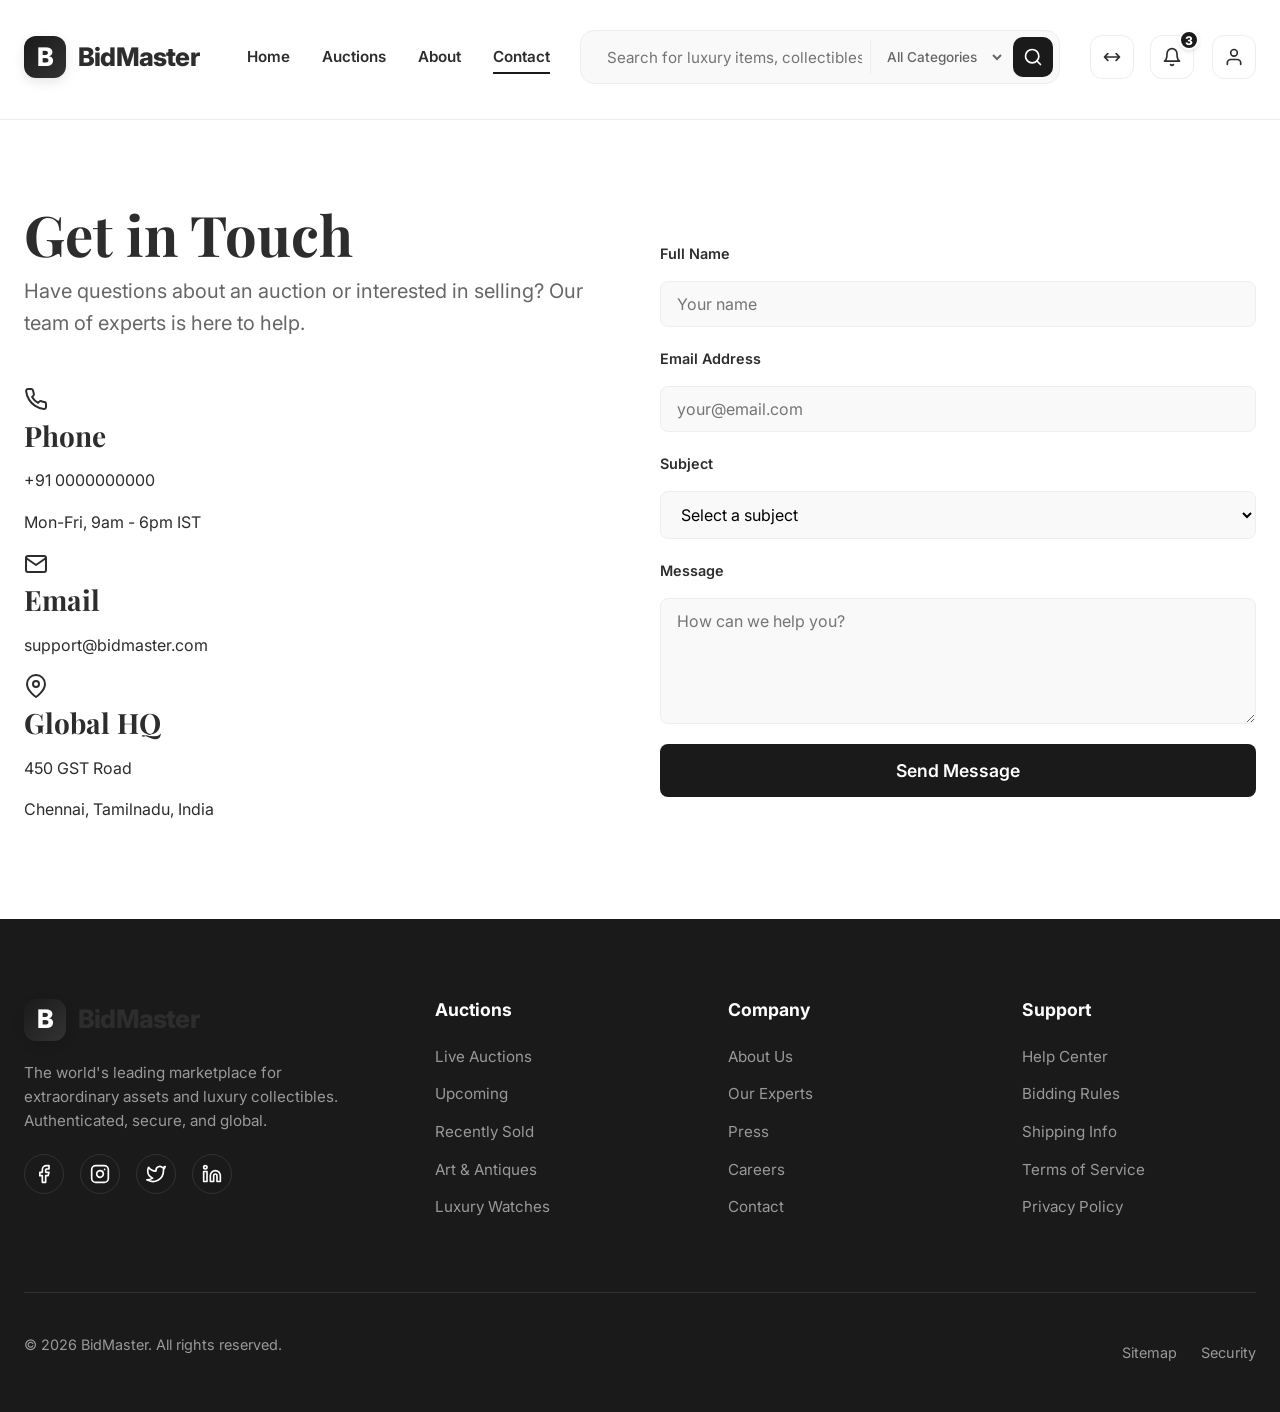
<file: contact.html>
<!DOCTYPE html>
<html lang="en" dir="ltr">
<head>
    <meta charset="UTF-8">
    <meta name="viewport" content="width=device-width, initial-scale=1.0">
    <title>Contact Us | BidMaster Elite</title>
    <link rel="preconnect" href="https://fonts.googleapis.com">
    <link rel="preconnect" href="https://fonts.gstatic.com" crossorigin>
    <link href="https://fonts.googleapis.com/css2?family=Inter:wght@300;400;500;600;700;800&family=Playfair+Display:ital,wght@0,400;0,700;1,400&display=swap" rel="stylesheet">
    <link rel="stylesheet" href="style.css">
    <link rel="stylesheet" href="components.css">
    <link rel="stylesheet" href="responsive.css">
</head>
<body>
    <!-- Global Navigation -->
    <nav class="navbar sticky" id="main-nav">
        <div class="container nav-container">
            <div class="nav-left">
                <a href="index.html" class="logo">
                    <span class="logo-icon">B</span>
                    <span class="logo-text">BidMaster</span>
                </a>
                <div class="nav-links desktop-only">
                    <a href="index.html">Home</a>
                    <a href="auctions.html">Auctions</a>
                    <a href="about.html">About</a>
                    <a href="contact.html" class="active">Contact</a>
                </div>
            </div>

            <div class="nav-center desktop-only">
                <div class="search-bar">
                    <input type="text" placeholder="Search for luxury items, collectibles..." id="global-search">
                    <select id="category-select">
                        <option value="all">All Categories</option>
                        <option value="art">Fine Art</option>
                        <option value="watches">Watches</option>
                        <option value="cars">Classic Cars</option>
                        <option value="real-estate">Real Estate</option>
                        <option value="jewelry">Jewelry</option>
                    </select>
                    <button class="search-btn">
                        <svg xmlns="http://www.w3.org/2000/svg" width="20" height="20" viewBox="0 0 24 24" fill="none" stroke="currentColor" stroke-width="2" stroke-linecap="round" stroke-linejoin="round"><circle cx="11" cy="11" r="8"></circle><line x1="21" y1="21" x2="16.65" y2="16.65"></line></svg>
                    </button>
                </div>
            </div>

            <div class="nav-right">
                <button id="dir-toggle" class="icon-btn" title="Toggle RTL/LTR">
                    <svg xmlns="http://www.w3.org/2000/svg" width="20" height="20" viewBox="0 0 24 24" fill="none" stroke="currentColor" stroke-width="2" stroke-linecap="round" stroke-linejoin="round"><path d="M7 16l-4-4 4-4M17 8l4 4-4 4M3 12h18"/></svg>
                </button>
                <div class="user-actions">
                    <div class="notification-wrapper">
                        <button class="icon-btn" id="notification-btn" title="Notifications">
                            <span class="badge">3</span>
                            <svg xmlns="http://www.w3.org/2000/svg" width="20" height="20" viewBox="0 0 24 24" fill="none" stroke="currentColor" stroke-width="2" stroke-linecap="round" stroke-linejoin="round"><path d="M18 8A6 6 0 0 0 6 8c0 7-3 9-3 9h18s-3-2-3-9"></path><path d="M13.73 21a2 2 0 0 1-3.46 0"></path></svg>
                        </button>
                        <div class="notification-dropdown" id="notification-dropdown">
                            <div class="notification-header">
                                <h3>Notifications</h3>
                                <button class="text-accent text-xs">Mark all as read</button>
                            </div>
                            <div class="notification-list">
                                <div class="notification-item unread">
                                    <div class="notif-icon bid"><svg xmlns="http://www.w3.org/2000/svg" width="14" height="14" viewBox="0 0 24 24" fill="none" stroke="currentColor" stroke-width="2" stroke-linecap="round" stroke-linejoin="round"><path d="M12 2l3.09 6.26L22 9.27l-5 4.87 1.18 6.88L12 17.77l-6.18 3.25L7 14.14 2 9.27l6.91-1.01L12 2z"></path></svg></div>
                                    <div class="notif-content">
                                        <p>You've been outbid on <strong>Vintage Rolex Submariner</strong>.</p>
                                        <span>2 minutes ago</span>
                                    </div>
                                </div>
                                <div class="notification-item unread">
                                    <div class="notif-icon win"><svg xmlns="http://www.w3.org/2000/svg" width="14" height="14" viewBox="0 0 24 24" fill="none" stroke="currentColor" stroke-width="2" stroke-linecap="round" stroke-linejoin="round"><path d="M6 9H4.5a2.5 2.5 0 0 1 0-5H6"></path><path d="M18 9h1.5a2.5 2.5 0 0 0 0-5H18"></path><path d="M4 22h16"></path><path d="M10 14.66V17c0 .55-.47.98-.97 1.21C7.85 18.75 7 20.24 7 22"></path><path d="M14 14.66V17c0 .55.47.98.97 1.21C16.15 18.75 17 20.24 17 22"></path><path d="M18 2H6v7a6 6 0 0 0 12 0V2Z"></path></svg></div>
                                    <div class="notif-content">
                                        <p>Congratulations! You won the <strong>1967 Porsche 911</strong>.</p>
                                        <span>1 hour ago</span>
                                    </div>
                                </div>
                                <div class="notification-item">
                                    <div class="notif-icon alert"><svg xmlns="http://www.w3.org/2000/svg" width="14" height="14" viewBox="0 0 24 24" fill="none" stroke="currentColor" stroke-width="2" stroke-linecap="round" stroke-linejoin="round"><circle cx="12" cy="12" r="10"></circle><line x1="12" y1="8" x2="12" y2="12"></line><line x1="12" y1="16" x2="12.01" y2="16"></line></svg></div>
                                    <div class="notif-content">
                                        <p>Auction ending soon: <strong>Diamond Tennis Bracelet</strong>.</p>
                                        <span>3 hours ago</span>
                                    </div>
                                </div>
                            </div>
                           
                        </div>
                    </div>
                    <a href="profile.html" class="icon-btn" title="Account">
                        <svg xmlns="http://www.w3.org/2000/svg" width="20" height="20" viewBox="0 0 24 24" fill="none" stroke="currentColor" stroke-width="2" stroke-linecap="round" stroke-linejoin="round"><path d="M20 21v-2a4 4 0 0 0-4-4H8a4 4 0 0 0-4 4v2"></path><circle cx="12" cy="7" r="4"></circle></svg>
                    </a>
                </div>
                <button class="mobile-menu-btn" id="mobile-menu-toggle">
                    <span></span>
                    <span></span>
                    <span></span>
                </button>
            </div>
        </div>
    </nav>

    <!-- Mobile Navigation Overlay -->
    <div class="mobile-nav" id="mobile-nav">
        <div class="mobile-nav-content">
            <div class="mobile-search">
                <input type="text" placeholder="Search...">
            </div>
            <div class="mobile-links">
                <a href="index.html">Home</a>
                <a href="auctions.html">Auctions</a>
                <a href="about.html">About</a>
                <a href="contact.html" class="active">Contact</a>
                <hr>
                
                <a href="profile.html">My Profile</a>
            </div>
        </div>
    </div>

    <main class="contact-page">
        <section class="section-padding">
            <div class="container">
                <div class="grid-2">
                    <div class="contact-info">
                        <h1 class="section-title">Get in Touch</h1>
                        <p class="lead">Have questions about an auction or interested in selling? Our team of experts is here to help.</p>
                        
                        <div class="contact-methods mt-5">
                            <div class="method-item">
                                <div class="method-icon"><svg xmlns="http://www.w3.org/2000/svg" width="24" height="24" viewBox="0 0 24 24" fill="none" stroke="currentColor" stroke-width="2" stroke-linecap="round" stroke-linejoin="round"><path d="M22 16.92v3a2 2 0 0 1-2.18 2 19.79 19.79 0 0 1-8.63-3.07 19.5 19.5 0 0 1-6-6 19.79 19.79 0 0 1-3.07-8.67A2 2 0 0 1 4.11 2h3a2 2 0 0 1 2 1.72 12.84 12.84 0 0 0 .7 2.81 2 2 0 0 1-.45 2.11L8.09 9.91a16 16 0 0 0 6 6l1.27-1.27a2 2 0 0 1 2.11-.45 12.84 12.84 0 0 0 2.81.7A2 2 0 0 1 22 16.92z"></path></svg></div>
                                <div>
                                    <h3>Phone</h3>
                                    <p>+91 0000000000</p>
                                    <p>Mon-Fri, 9am - 6pm IST</p>
                                </div>
                            </div>
                            <div class="method-item">
                                <div class="method-icon"><svg xmlns="http://www.w3.org/2000/svg" width="24" height="24" viewBox="0 0 24 24" fill="none" stroke="currentColor" stroke-width="2" stroke-linecap="round" stroke-linejoin="round"><path d="M4 4h16c1.1 0 2 .9 2 2v12c0 1.1-.9 2-2 2H4c-1.1 0-2-.9-2-2V6c0-1.1.9-2 2-2z"></path><polyline points="22,6 12,13 2,6"></polyline></svg></div>
                                <div>
                                    <h3>Email</h3>
                                    <p>support@bidmaster.com</p>
                                    
                                </div>
                            </div>
                            <div class="method-item">
                                <div class="method-icon"><svg xmlns="http://www.w3.org/2000/svg" width="24" height="24" viewBox="0 0 24 24" fill="none" stroke="currentColor" stroke-width="2" stroke-linecap="round" stroke-linejoin="round"><path d="M21 10c0 7-9 13-9 13s-9-6-9-13a9 9 0 0 1 18 0z"></path><circle cx="12" cy="10" r="3"></circle></svg></div>
                                <div>
                                    <h3>Global HQ</h3>
                                    <p>450 GST Road</p>
                                    <p>Chennai, Tamilnadu, India</p>
                                </div>
                            </div>
                        </div>
                    </div>

                    <div class="contact-form-container">
                        <div class="card p-5 shadow-lg">
                            <form id="contact-form">
                                <div class="form-group">
                                    <label for="name">Full Name</label>
                                    <input type="text" id="name" class="form-control" placeholder="Your name" required>
                                </div>
                                <div class="form-group">
                                    <label for="email">Email Address</label>
                                    <input type="email" id="email" class="form-control" placeholder="your@email.com" required>
                                </div>
                                <div class="form-group">
                                    <label for="subject">Subject</label>
                                    <select id="subject" class="form-control" required>
                                        <option value="">Select a subject</option>
                                        <option value="bidding">Bidding Inquiry</option>
                                        <option value="selling">Selling Inquiry</option>
                                        <option value="authentication">Authentication</option>
                                        <option value="technical">Technical Support</option>
                                        <option value="other">Other</option>
                                    </select>
                                </div>
                                <div class="form-group">
                                    <label for="message">Message</label>
                                    <textarea id="message" class="form-control" rows="5" placeholder="How can we help you?" required></textarea>
                                </div>
                                <button type="submit" class="btn btn-primary btn-lg w-full">Send Message</button>
                            </form>
                            <div id="form-success" class="alert alert-success mt-3 hidden">
                                Thank you! Your message has been sent. We'll get back to you shortly.
                            </div>
                        </div>
                    </div>
                </div>
            </div>
        </section>
    </main>

    <!-- Footer -->
    <footer class="footer">
        <div class="container">
            <div class="footer-top">
                <div class="footer-brand">
                    <a href="index.html" class="logo">
                        <span class="logo-icon">B</span>
                        <span class="logo-text">BidMaster</span>
                    </a>
                    <p>The world's leading marketplace for extraordinary assets and luxury collectibles. Authenticated, secure, and global.</p>
                    <div class="social-links">
                        <a href="#"><svg xmlns="http://www.w3.org/2000/svg" width="20" height="20" viewBox="0 0 24 24" fill="none" stroke="currentColor" stroke-width="2" stroke-linecap="round" stroke-linejoin="round"><path d="M18 2h-3a5 5 0 0 0-5 5v3H7v4h3v8h4v-8h3l1-4h-4V7a1 1 0 0 1 1-1h3z"></path></svg></a>
                        <a href="#"><svg xmlns="http://www.w3.org/2000/svg" width="20" height="20" viewBox="0 0 24 24" fill="none" stroke="currentColor" stroke-width="2" stroke-linecap="round" stroke-linejoin="round"><rect x="2" y="2" width="20" height="20" rx="5" ry="5"></rect><path d="M16 11.37A4 4 0 1 1 12.63 8 4 4 0 0 1 16 11.37z"></path><line x1="17.5" y1="6.5" x2="17.51" y2="6.5"></line></svg></a>
                        <a href="#"><svg xmlns="http://www.w3.org/2000/svg" width="20" height="20" viewBox="0 0 24 24" fill="none" stroke="currentColor" stroke-width="2" stroke-linecap="round" stroke-linejoin="round"><path d="M23 3a10.9 10.9 0 0 1-3.14 1.53 4.48 4.48 0 0 0-7.86 3v1A10.66 10.66 0 0 1 3 4s-4 9 5 13a11.64 11.64 0 0 1-7 2c9 5 20 0 20-11.5a4.5 4.5 0 0 0-.08-.83A7.72 7.72 0 0 0 23 3z"></path></svg></a>
                        <a href="#"><svg xmlns="http://www.w3.org/2000/svg" width="20" height="20" viewBox="0 0 24 24" fill="none" stroke="currentColor" stroke-width="2" stroke-linecap="round" stroke-linejoin="round"><path d="M16 8a6 6 0 0 1 6 6v7h-4v-7a2 2 0 0 0-2-2 2 2 0 0 0-2 2v7h-4v-7a6 6 0 0 1 6-6z"></path><rect x="2" y="9" width="4" height="12"></rect><circle cx="4" cy="4" r="2"></circle></svg></a>
                    </div>
                </div>
                <div class="footer-links">
                    <h3>Auctions</h3>
                    <ul>
                        <li><a href="auctions.html">Live Auctions</a></li>
                        <li><a href="auctions.html">Upcoming</a></li>
                        <li><a href="auctions.html">Recently Sold</a></li>
                        <li><a href="auctions.html">Art & Antiques</a></li>
                        <li><a href="auctions.html">Luxury Watches</a></li>
                    </ul>
                </div>
                <div class="footer-links">
                    <h3>Company</h3>
                    <ul>
                        <li><a href="about.html">About Us</a></li>
                        <li><a href="about.html">Our Experts</a></li>
                        <li><a href="contact.html">Press</a></li>
                        <li><a href="contact.html">Careers</a></li>
                        <li><a href="contact.html">Contact</a></li>
                    </ul>
                </div>
                <div class="footer-links">
                    <h3>Support</h3>
                    <ul>
                        <li><a href="about.html">Help Center</a></li>
                        <li><a href="about.html">Bidding Rules</a></li>
                        <li><a href="about.html">Shipping Info</a></li>
                        <li><a href="about.html">Terms of Service</a></li>
                        <li><a href="about.html">Privacy Policy</a></li>
                    </ul>
                </div>
            </div>
            <div class="footer-bottom">
                <p>&copy; 2026 BidMaster. All rights reserved.</p>
                <div class="footer-bottom-links">
                    <a href="#">Sitemap</a>
                    <a href="#">Security</a>
                </div>
            </div>
        </div>
    </footer>

    <script src="ui.js"></script>
    <script src="script.js"></script>
</body>
</html>
</file>
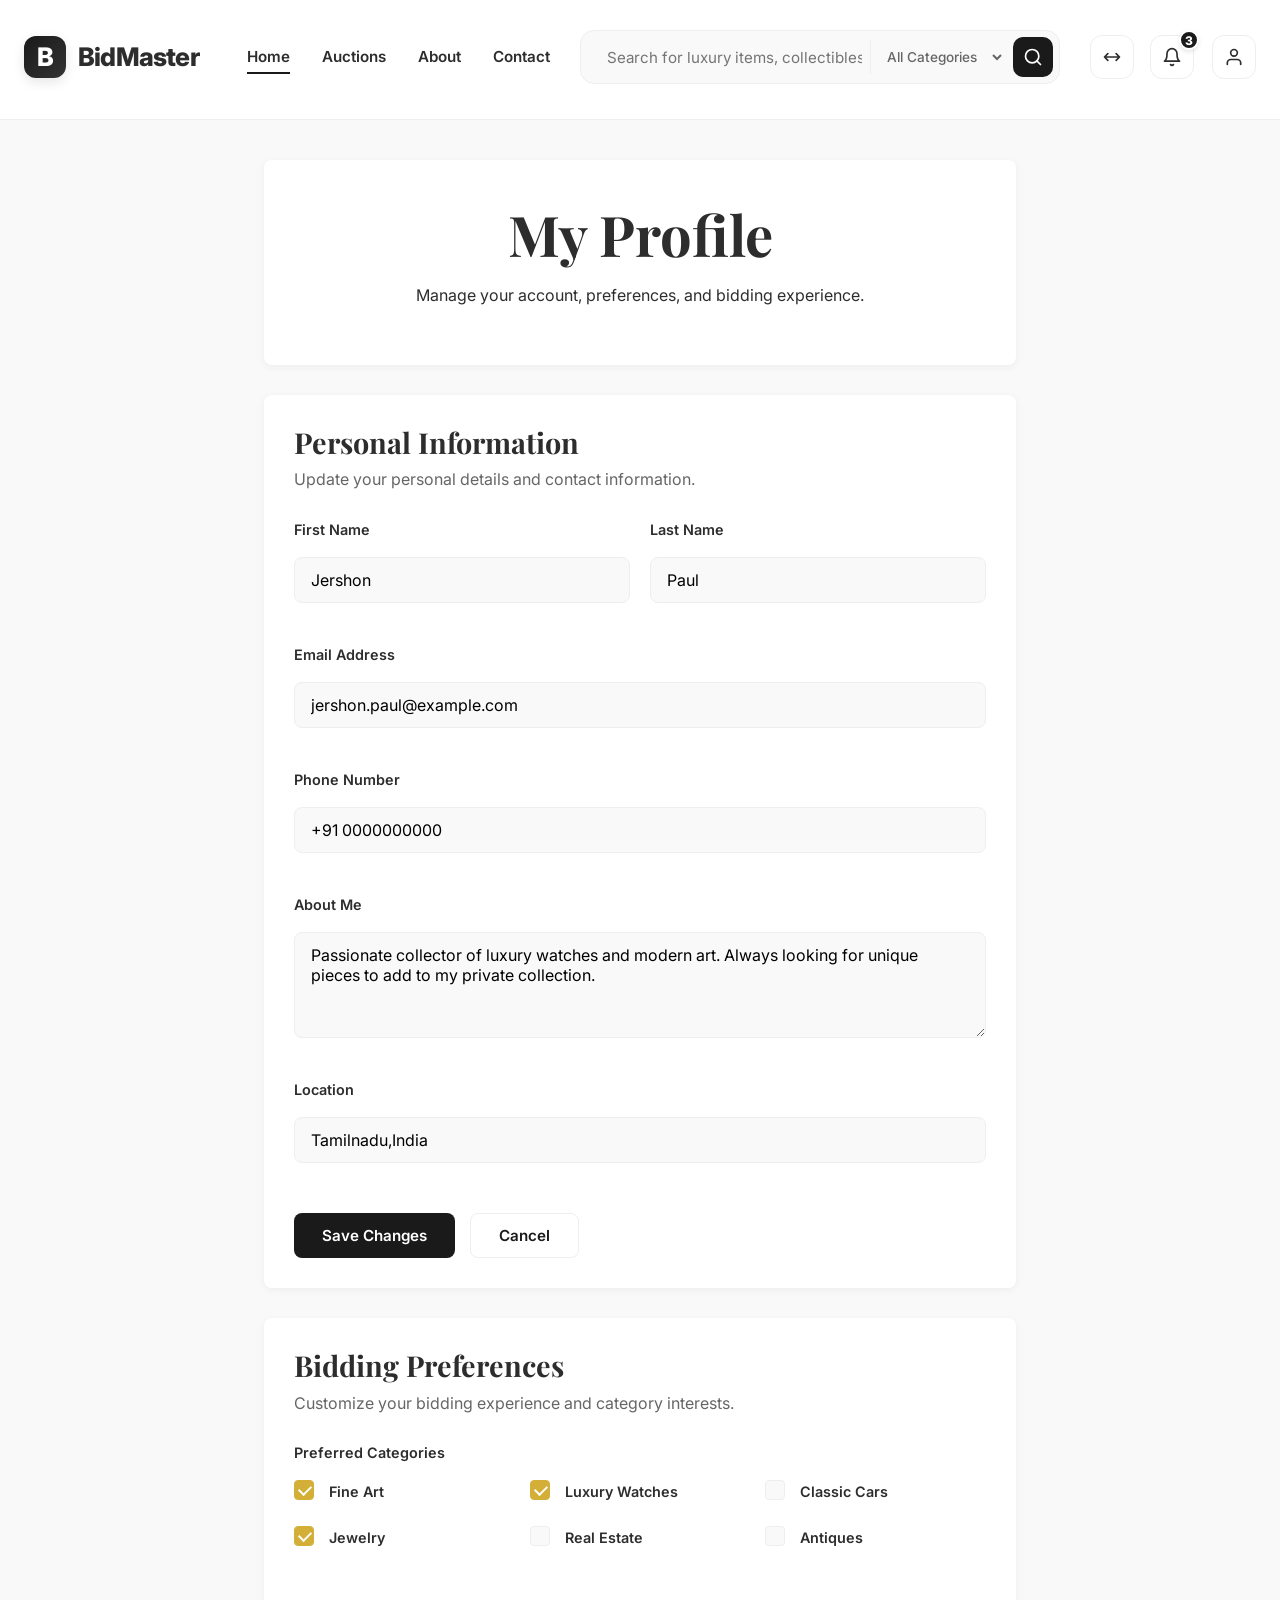
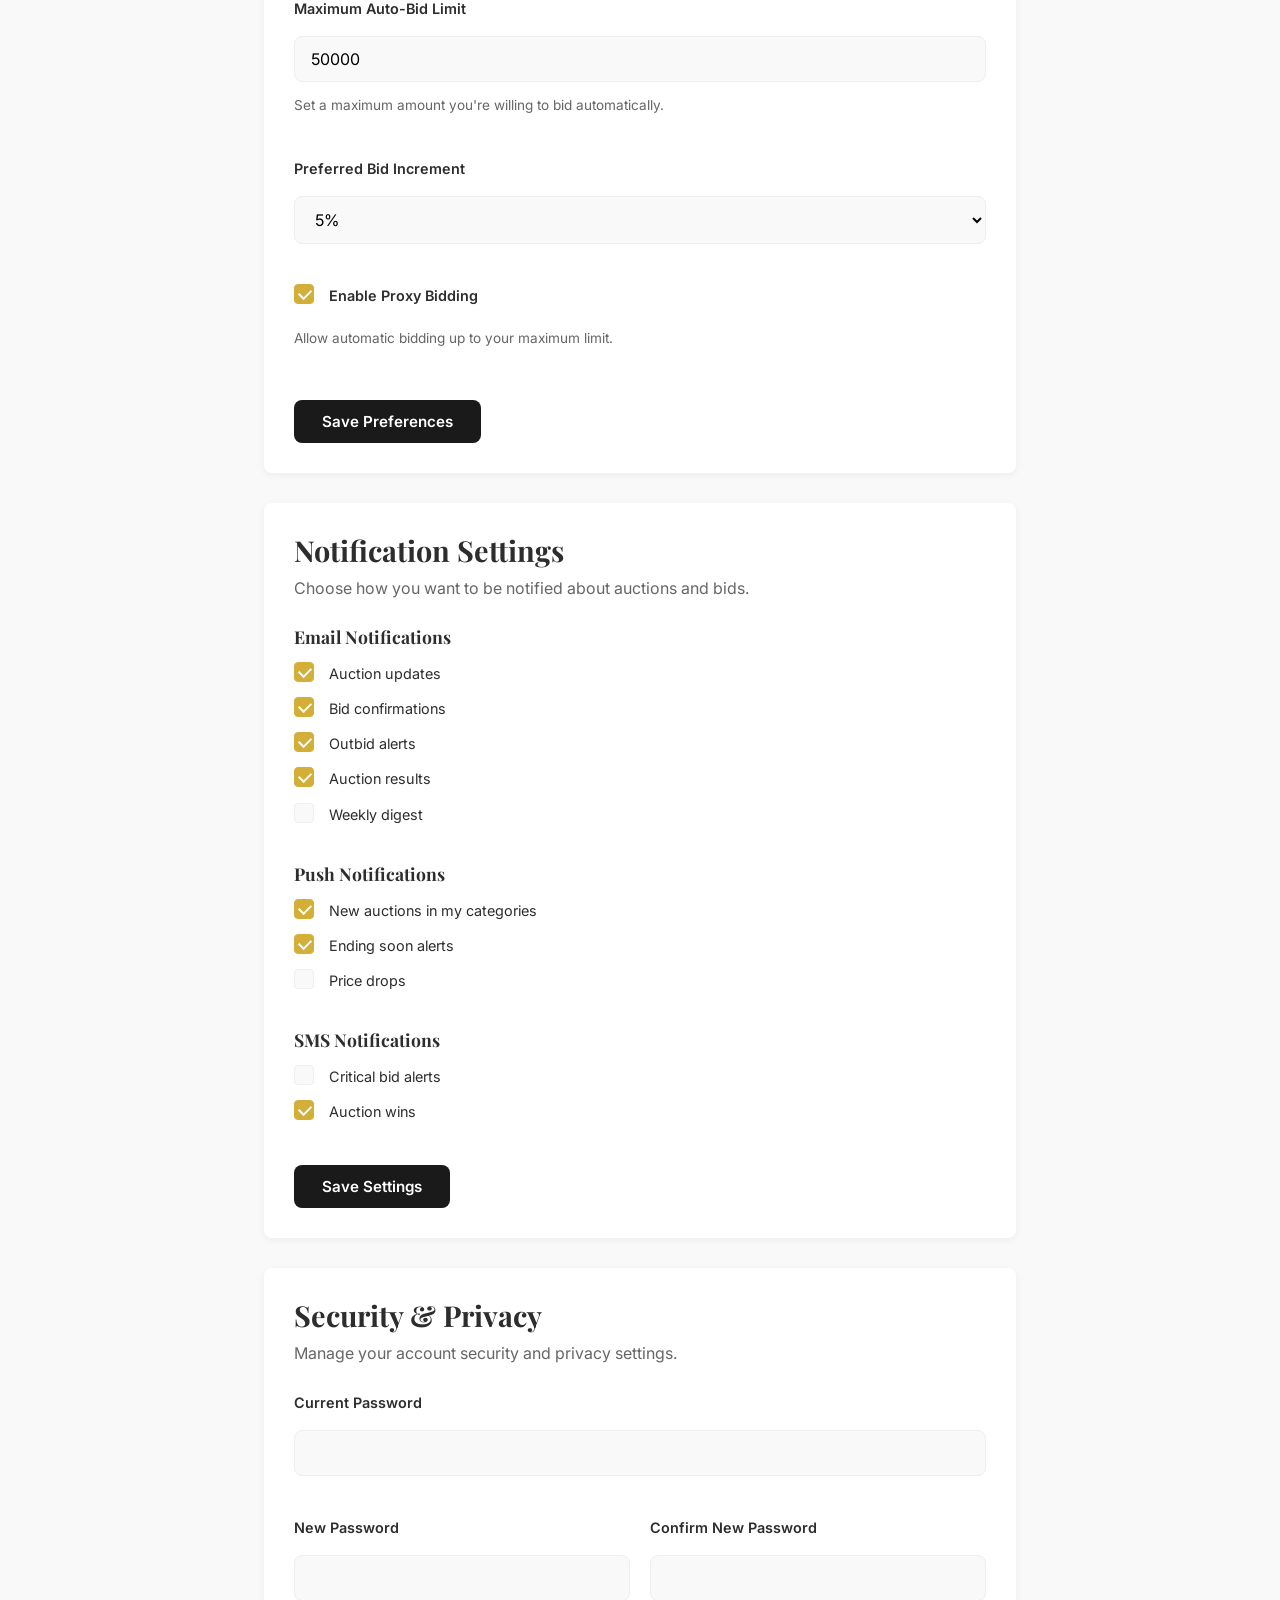
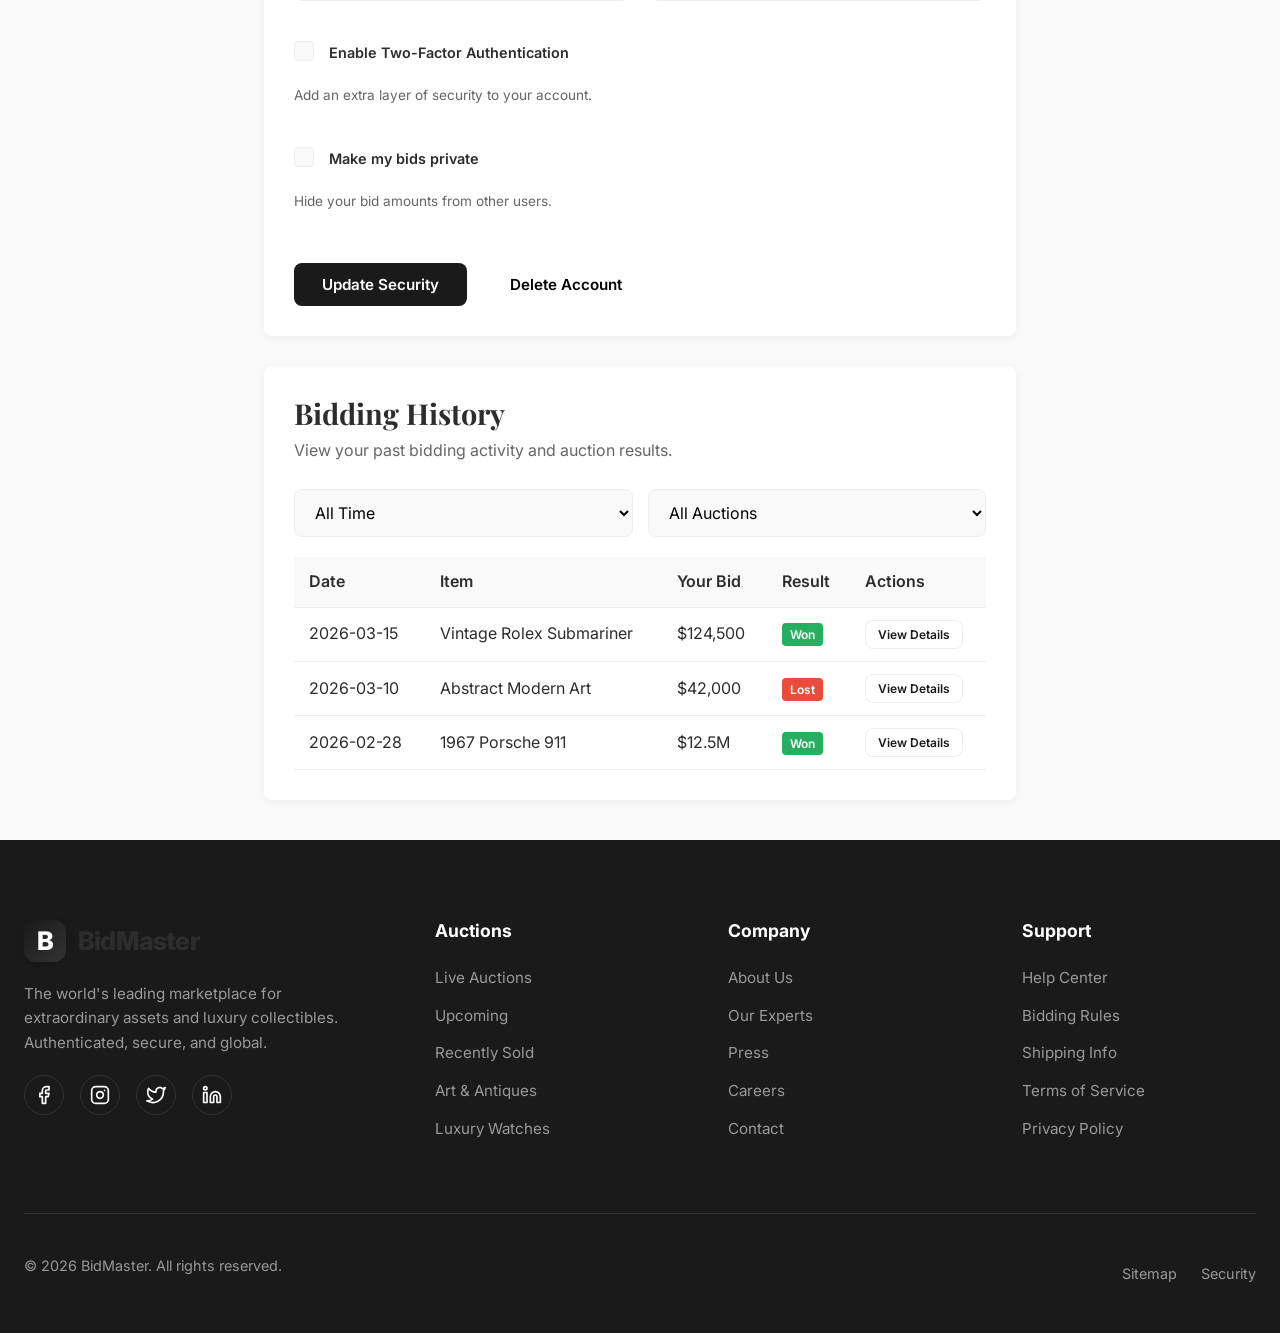
<file: profile.html>
<!DOCTYPE html>
<html lang="en" dir="ltr">
<head>
    <meta charset="UTF-8">
    <meta name="viewport" content="width=device-width, initial-scale=1.0">
    <title>My Profile | BidMaster Elite</title>
    <link rel="preconnect" href="https://fonts.googleapis.com">
    <link rel="preconnect" href="https://fonts.gstatic.com" crossorigin>
    <link href="https://fonts.googleapis.com/css2?family=Inter:wght@300;400;500;600;700;800&family=Playfair+Display:ital,wght@0,400;0,700;1,400&display=swap" rel="stylesheet">
    <link rel="stylesheet" href="style.css">
    <link rel="stylesheet" href="components.css">
    <link rel="stylesheet" href="responsive.css">
</head>
<body>
    <!-- Global Navigation -->
    <nav class="navbar sticky" id="main-nav">
        <div class="container nav-container">
            <div class="nav-left">
                <a href="index.html" class="logo">
                    <span class="logo-icon">B</span>
                    <span class="logo-text">BidMaster</span>
                </a>
                <div class="nav-links desktop-only">
                    <a href="index.html" class="active">Home</a>
                    <a href="auctions.html">Auctions</a>
                    <a href="about.html">About</a>
                    <a href="contact.html">Contact</a>
                </div>
            </div>

            <div class="nav-center desktop-only">
                <div class="search-bar">
                    <input type="text" placeholder="Search for luxury items, collectibles..." id="global-search">
                    <select id="category-select">
                        <option value="all">All Categories</option>
                        <option value="art">Fine Art</option>
                        <option value="watches">Watches</option>
                        <option value="cars">Classic Cars</option>
                        <option value="real-estate">Real Estate</option>
                        <option value="jewelry">Jewelry</option>
                    </select>
                    <button class="search-btn">
                        <svg xmlns="http://www.w3.org/2000/svg" width="20" height="20" viewBox="0 0 24 24" fill="none" stroke="currentColor" stroke-width="2" stroke-linecap="round" stroke-linejoin="round"><circle cx="11" cy="11" r="8"></circle><line x1="21" y1="21" x2="16.65" y2="16.65"></line></svg>
                    </button>
                </div>
            </div>

            <div class="nav-right">
                <button id="dir-toggle" class="icon-btn" title="Toggle RTL/LTR">
                    <svg xmlns="http://www.w3.org/2000/svg" width="20" height="20" viewBox="0 0 24 24" fill="none" stroke="currentColor" stroke-width="2" stroke-linecap="round" stroke-linejoin="round"><path d="M7 16l-4-4 4-4M17 8l4 4-4 4M3 12h18"/></svg>
                </button>
                <div class="user-actions">
                    <div class="notification-wrapper">
                        <button class="icon-btn" id="notification-btn" title="Notifications">
                            <span class="badge">3</span>
                            <svg xmlns="http://www.w3.org/2000/svg" width="20" height="20" viewBox="0 0 24 24" fill="none" stroke="currentColor" stroke-width="2" stroke-linecap="round" stroke-linejoin="round"><path d="M18 8A6 6 0 0 0 6 8c0 7-3 9-3 9h18s-3-2-3-9"></path><path d="M13.73 21a2 2 0 0 1-3.46 0"></path></svg>
                        </button>
                        <div class="notification-dropdown" id="notification-dropdown">
                            <div class="notification-header">
                                <h3>Notifications</h3>
                                <button class="text-accent text-xs">Mark all as read</button>
                            </div>
                            <div class="notification-list">
                                <div class="notification-item unread">
                                    <div class="notif-icon bid"><svg xmlns="http://www.w3.org/2000/svg" width="14" height="14" viewBox="0 0 24 24" fill="none" stroke="currentColor" stroke-width="2" stroke-linecap="round" stroke-linejoin="round"><path d="M12 2l3.09 6.26L22 9.27l-5 4.87 1.18 6.88L12 17.77l-6.18 3.25L7 14.14 2 9.27l6.91-1.01L12 2z"></path></svg></div>
                                    <div class="notif-content">
                                        <p>You've been outbid on <strong>Vintage Rolex Submariner</strong>.</p>
                                        <span>2 minutes ago</span>
                                    </div>
                                </div>
                                <div class="notification-item unread">
                                    <div class="notif-icon win"><svg xmlns="http://www.w3.org/2000/svg" width="14" height="14" viewBox="0 0 24 24" fill="none" stroke="currentColor" stroke-width="2" stroke-linecap="round" stroke-linejoin="round"><path d="M6 9H4.5a2.5 2.5 0 0 1 0-5H6"></path><path d="M18 9h1.5a2.5 2.5 0 0 0 0-5H18"></path><path d="M4 22h16"></path><path d="M10 14.66V17c0 .55-.47.98-.97 1.21C7.85 18.75 7 20.24 7 22"></path><path d="M14 14.66V17c0 .55.47.98.97 1.21C16.15 18.75 17 20.24 17 22"></path><path d="M18 2H6v7a6 6 0 0 0 12 0V2Z"></path></svg></div>
                                    <div class="notif-content">
                                        <p>Congratulations! You won the <strong>1967 Porsche 911</strong>.</p>
                                        <span>1 hour ago</span>
                                    </div>
                                </div>
                                <div class="notification-item">
                                    <div class="notif-icon alert"><svg xmlns="http://www.w3.org/2000/svg" width="14" height="14" viewBox="0 0 24 24" fill="none" stroke="currentColor" stroke-width="2" stroke-linecap="round" stroke-linejoin="round"><circle cx="12" cy="12" r="10"></circle><line x1="12" y1="8" x2="12" y2="12"></line><line x1="12" y1="16" x2="12.01" y2="16"></line></svg></div>
                                    <div class="notif-content">
                                        <p>Auction ending soon: <strong>Diamond Tennis Bracelet</strong>.</p>
                                        <span>3 hours ago</span>
                                    </div>
                                </div>
                            </div>
                           
                        </div>
                    </div>
                    <a href="profile.html" class="icon-btn" title="Account">
                        <svg xmlns="http://www.w3.org/2000/svg" width="20" height="20" viewBox="0 0 24 24" fill="none" stroke="currentColor" stroke-width="2" stroke-linecap="round" stroke-linejoin="round"><path d="M20 21v-2a4 4 0 0 0-4-4H8a4 4 0 0 0-4 4v2"></path><circle cx="12" cy="7" r="4"></circle></svg>
                    </a>
                </div>
                <button class="mobile-menu-btn" id="mobile-menu-toggle">
                    <span></span>
                    <span></span>
                    <span></span>
                </button>
            </div>
        </div>
    </nav>

    <!-- Mobile Navigation Overlay -->
    <div class="mobile-nav" id="mobile-nav">
        <div class="mobile-nav-content">
            <div class="mobile-search">
                <input type="text" placeholder="Search...">
            </div>
            <div class="mobile-links">
                <a href="index.html" class="active">Home</a>
                <a href="auctions.html">Auctions</a>
                <a href="about.html">About</a>
                <a href="contact.html">Contact</a>
                <hr>
                <a href="dashboard.html">My Dashboard</a>
                <a href="profile.html">My Profile</a>
            </div>
        </div>
    </div>

    <main class="profile-page">
        <div class="container narrow">
            <header class="page-header text-center">
                <h1>My Profile</h1>
                <p>Manage your account, preferences, and bidding experience.</p>
            </header>

            <div class="profile-layout">
                

                <!-- Profile Content -->
                <div class="profile-main">
                    <!-- Personal Information -->
                    <section class="profile-section" id="personal">
                        <div class="section-header">
                            <h2>Personal Information</h2>
                            <p>Update your personal details and contact information.</p>
                        </div>
                        <form class="profile-form">
                            <div class="form-row">
                                <div class="form-group">
                                    <label for="first-name">First Name</label>
                                    <input type="text" id="first-name" value="Jershon" class="form-control">
                                </div>
                                <div class="form-group">
                                    <label for="last-name">Last Name</label>
                                    <input type="text" id="last-name" value="Paul" class="form-control">
                                </div>
                            </div>

                            <div class="form-group">
                                <label for="email">Email Address</label>
                                <input type="email" id="email" value="jershon.paul@example.com" class="form-control">
                            </div>

                            <div class="form-group">
                                <label for="phone">Phone Number</label>
                                <input type="tel" id="phone" value="+91 0000000000" class="form-control">
                            </div>

                            <div class="form-group">
                                <label for="bio">About Me</label>
                                <textarea id="bio" class="form-control" rows="4">Passionate collector of luxury watches and modern art. Always looking for unique pieces to add to my private collection.</textarea>
                            </div>

                            <div class="form-group">
                                <label for="location">Location</label>
                                <input type="text" id="location" value="Tamilnadu,India " class="form-control">
                            </div>

                            <div class="form-actions">
                                <button type="submit" class="btn btn-primary">Save Changes</button>
                                <button type="button" class="btn btn-outline">Cancel</button>
                            </div>
                        </form>
                    </section>

                    <!-- Bidding Preferences -->
                    <section class="profile-section" id="preferences">
                        <div class="section-header">
                            <h2>Bidding Preferences</h2>
                            <p>Customize your bidding experience and category interests.</p>
                        </div>
                        <form class="profile-form">
                            <div class="form-group">
                                <label>Preferred Categories</label>
                                <div class="checkbox-grid">
                                    <label class="checkbox-container">Fine Art <input type="checkbox" checked><span class="checkmark"></span></label>
                                    <label class="checkbox-container">Luxury Watches <input type="checkbox" checked><span class="checkmark"></span></label>
                                    <label class="checkbox-container">Classic Cars <input type="checkbox"><span class="checkmark"></span></label>
                                    <label class="checkbox-container">Jewelry <input type="checkbox" checked><span class="checkmark"></span></label>
                                    <label class="checkbox-container">Real Estate <input type="checkbox"><span class="checkmark"></span></label>
                                    <label class="checkbox-container">Antiques <input type="checkbox"><span class="checkmark"></span></label>
                                </div>
                            </div>

                            <div class="form-group">
                                <label for="max-bid">Maximum Auto-Bid Limit</label>
                                <input type="number" id="max-bid" value="50000" class="form-control">
                                <small class="form-help">Set a maximum amount you're willing to bid automatically.</small>
                            </div>

                            <div class="form-group">
                                <label for="bid-increment">Preferred Bid Increment</label>
                                <select id="bid-increment" class="form-control">
                                    <option value="1">1%</option>
                                    <option value="5" selected>5%</option>
                                    <option value="10">10%</option>
                                </select>
                            </div>

                            <div class="form-group">
                                <label class="checkbox-container">Enable Proxy Bidding <input type="checkbox" checked><span class="checkmark"></span></label>
                                <small class="form-help">Allow automatic bidding up to your maximum limit.</small>
                            </div>

                            <div class="form-actions">
                                <button type="submit" class="btn btn-primary">Save Preferences</button>
                            </div>
                        </form>
                    </section>

                    <!-- Notifications -->
                    <section class="profile-section" id="notifications">
                        <div class="section-header">
                            <h2>Notification Settings</h2>
                            <p>Choose how you want to be notified about auctions and bids.</p>
                        </div>
                        <form class="profile-form">
                            <div class="notification-settings">
                                <div class="setting-group">
                                    <h4>Email Notifications</h4>
                                    <label class="checkbox-container">Auction updates <input type="checkbox" checked><span class="checkmark"></span></label>
                                    <label class="checkbox-container">Bid confirmations <input type="checkbox" checked><span class="checkmark"></span></label>
                                    <label class="checkbox-container">Outbid alerts <input type="checkbox" checked><span class="checkmark"></span></label>
                                    <label class="checkbox-container">Auction results <input type="checkbox" checked><span class="checkmark"></span></label>
                                    <label class="checkbox-container">Weekly digest <input type="checkbox"><span class="checkmark"></span></label>
                                </div>

                                <div class="setting-group">
                                    <h4>Push Notifications</h4>
                                    <label class="checkbox-container">New auctions in my categories <input type="checkbox" checked><span class="checkmark"></span></label>
                                    <label class="checkbox-container">Ending soon alerts <input type="checkbox" checked><span class="checkmark"></span></label>
                                    <label class="checkbox-container">Price drops <input type="checkbox"><span class="checkmark"></span></label>
                                </div>

                                <div class="setting-group">
                                    <h4>SMS Notifications</h4>
                                    <label class="checkbox-container">Critical bid alerts <input type="checkbox"><span class="checkmark"></span></label>
                                    <label class="checkbox-container">Auction wins <input type="checkbox" checked><span class="checkmark"></span></label>
                                </div>
                            </div>

                            <div class="form-actions">
                                <button type="submit" class="btn btn-primary">Save Settings</button>
                            </div>
                        </form>
                    </section>

                    <!-- Security & Privacy -->
                    <section class="profile-section" id="security">
                        <div class="section-header">
                            <h2>Security & Privacy</h2>
                            <p>Manage your account security and privacy settings.</p>
                        </div>
                        <form class="profile-form">
                            <div class="form-group">
                                <label for="current-password">Current Password</label>
                                <input type="password" id="current-password" class="form-control">
                            </div>

                            <div class="form-row">
                                <div class="form-group">
                                    <label for="new-password">New Password</label>
                                    <input type="password" id="new-password" class="form-control">
                                </div>
                                <div class="form-group">
                                    <label for="confirm-password">Confirm New Password</label>
                                    <input type="password" id="confirm-password" class="form-control">
                                </div>
                            </div>

                            <div class="form-group">
                                <label class="checkbox-container">Enable Two-Factor Authentication <input type="checkbox"><span class="checkmark"></span></label>
                                <small class="form-help">Add an extra layer of security to your account.</small>
                            </div>

                            <div class="form-group">
                                <label class="checkbox-container">Make my bids private <input type="checkbox"><span class="checkmark"></span></label>
                                <small class="form-help">Hide your bid amounts from other users.</small>
                            </div>

                            <div class="form-actions">
                                <button type="submit" class="btn btn-primary">Update Security</button>
                                <button type="button" class="btn btn-danger">Delete Account</button>
                            </div>
                        </form>
                    </section>

                    <!-- Bidding History -->
                    <section class="profile-section" id="history">
                        <div class="section-header">
                            <h2>Bidding History</h2>
                            <p>View your past bidding activity and auction results.</p>
                        </div>
                        <div class="history-filters">
                            <select class="form-control">
                                <option>All Time</option>
                                <option>Last 30 Days</option>
                                <option>Last 3 Months</option>
                                <option>Last Year</option>
                            </select>
                            <select class="form-control">
                                <option>All Auctions</option>
                                <option>Won Auctions</option>
                                <option>Lost Auctions</option>
                                <option>Active Bids</option>
                            </select>
                        </div>
                        <div class="history-table-container">
                            <table class="history-table">
                                <thead>
                                    <tr>
                                        <th>Date</th>
                                        <th>Item</th>
                                        <th>Your Bid</th>
                                        <th>Result</th>
                                        <th>Actions</th>
                                    </tr>
                                </thead>
                                <tbody>
                                    <tr>
                                        <td>2026-03-15</td>
                                        <td>Vintage Rolex Submariner</td>
                                        <td>$124,500</td>
                                        <td><span class="badge-success">Won</span></td>
                                        <td><a href="#" class="btn btn-xs btn-outline">View Details</a></td>
                                    </tr>
                                    <tr>
                                        <td>2026-03-10</td>
                                        <td>Abstract Modern Art</td>
                                        <td>$42,000</td>
                                        <td><span class="badge-danger">Lost</span></td>
                                        <td><a href="#" class="btn btn-xs btn-outline">View Details</a></td>
                                    </tr>
                                    <tr>
                                        <td>2026-02-28</td>
                                        <td>1967 Porsche 911</td>
                                        <td>$12.5M</td>
                                        <td><span class="badge-success">Won</span></td>
                                        <td><a href="#" class="btn btn-xs btn-outline">View Details</a></td>
                                    </tr>
                                </tbody>
                            </table>
                        </div>
                    </section>
                </div>
            </div>
        </div>
    </main>

    <!-- Footer -->
    <footer class="footer">
        <div class="container">
            <div class="footer-top">
                <div class="footer-brand">
                    <a href="index.html" class="logo">
                        <span class="logo-icon">B</span>
                        <span class="logo-text">BidMaster</span>
                    </a>
                    <p>The world's leading marketplace for extraordinary assets and luxury collectibles. Authenticated, secure, and global.</p>
                    <div class="social-links">
                        <a href="#"><svg xmlns="http://www.w3.org/2000/svg" width="20" height="20" viewBox="0 0 24 24" fill="none" stroke="currentColor" stroke-width="2" stroke-linecap="round" stroke-linejoin="round"><path d="M18 2h-3a5 5 0 0 0-5 5v3H7v4h3v8h4v-8h3l1-4h-4V7a1 1 0 0 1 1-1h3z"></path></svg></a>
                        <a href="#"><svg xmlns="http://www.w3.org/2000/svg" width="20" height="20" viewBox="0 0 24 24" fill="none" stroke="currentColor" stroke-width="2" stroke-linecap="round" stroke-linejoin="round"><rect x="2" y="2" width="20" height="20" rx="5" ry="5"></rect><path d="M16 11.37A4 4 0 1 1 12.63 8 4 4 0 0 1 16 11.37z"></path><line x1="17.5" y1="6.5" x2="17.51" y2="6.5"></line></svg></a>
                        <a href="#"><svg xmlns="http://www.w3.org/2000/svg" width="20" height="20" viewBox="0 0 24 24" fill="none" stroke="currentColor" stroke-width="2" stroke-linecap="round" stroke-linejoin="round"><path d="M23 3a10.9 10.9 0 0 1-3.14 1.53 4.48 4.48 0 0 0-7.86 3v1A10.66 10.66 0 0 1 3 4s-4 9 5 13a11.64 11.64 0 0 1-7 2c9 5 20 0 20-11.5a4.5 4.5 0 0 0-.08-.83A7.72 7.72 0 0 0 23 3z"></path></svg></a>
                        <a href="#"><svg xmlns="http://www.w3.org/2000/svg" width="20" height="20" viewBox="0 0 24 24" fill="none" stroke="currentColor" stroke-width="2" stroke-linecap="round" stroke-linejoin="round"><path d="M16 8a6 6 0 0 1 6 6v7h-4v-7a2 2 0 0 0-2-2 2 2 0 0 0-2 2v7h-4v-7a6 6 0 0 1 6-6z"></path><rect x="2" y="9" width="4" height="12"></rect><circle cx="4" cy="4" r="2"></circle></svg></a>
                    </div>
                </div>
                <div class="footer-links">
                    <h3>Auctions</h3>
                    <ul>
                        <li><a href="auctions.html">Live Auctions</a></li>
                        <li><a href="auctions.html">Upcoming</a></li>
                        <li><a href="auctions.html">Recently Sold</a></li>
                        <li><a href="auctions.html">Art & Antiques</a></li>
                        <li><a href="auctions.html">Luxury Watches</a></li>
                    </ul>
                </div>
                <div class="footer-links">
                    <h3>Company</h3>
                    <ul>
                        <li><a href="about.html">About Us</a></li>
                        <li><a href="about.html">Our Experts</a></li>
                        <li><a href="contact.html">Press</a></li>
                        <li><a href="contact.html">Careers</a></li>
                        <li><a href="contact.html">Contact</a></li>
                    </ul>
                </div>
                <div class="footer-links">
                    <h3>Support</h3>
                    <ul>
                        <li><a href="about.html">Help Center</a></li>
                        <li><a href="about.html">Bidding Rules</a></li>
                        <li><a href="about.html">Shipping Info</a></li>
                        <li><a href="about.html">Terms of Service</a></li>
                        <li><a href="about.html">Privacy Policy</a></li>
                    </ul>
                </div>
            </div>
            <div class="footer-bottom">
                <p>&copy; 2026 BidMaster. All rights reserved.</p>
                <div class="footer-bottom-links">
                    <a href="#">Sitemap</a>
                    <a href="#">Security</a>
                </div>
            </div>
        </div>
    </footer>


    <script src="ui.js"></script>
    <script src="script.js"></script>
</body>
</html></content>
</file>
<file: style.css>
/* 
   BidMaster Elite - Global Styles
   Modern Professional Auction Marketplace
*/

:root {
    /* Color Palette */
    --primary: #1a1a1a;
    --primary-light: #333333;
    --accent: #d4af37; /* Gold accent */
    --accent-dark: #b8962e;
    --secondary: #f5f5f5;
    --text-main: #2d2d2d;
    --text-muted: #666666;
    --text-light: #999999;
    --white: #ffffff;
    --black: #000000;
    --success: #27ae60;
    --danger: #e74c3c;
    --warning: #f39c12;
    --info: #3498db;
    
    /* Backgrounds */
    --bg-light: #f9f9f9;
    --bg-dark: #111111;
    --border-color: #eeeeee;
    
    /* Typography */
    --font-main: 'Inter', sans-serif;
    --font-heading: 'Playfair Display', serif;
    
    /* Spacing */
    --container-width: 1280px;
    --container-narrow: 800px;
    --section-padding: 80px;
    
    /* Transitions */
    --transition-fast: 0.2s ease;
    --transition-normal: 0.3s ease;
    --transition-slow: 0.5s ease;
    
    /* Shadows */
    --shadow-sm: 0 2px 8px rgba(0,0,0,0.05);
    --shadow-md: 0 4px 20px rgba(0,0,0,0.08);
    --shadow-lg: 0 10px 40px rgba(0,0,0,0.12);
    
    /* Border Radius */
    --radius-sm: 4px;
    --radius-md: 8px;
    --radius-lg: 16px;
    --radius-full: 9999px;
}

/* Base Reset */
* {
    margin: 0;
    padding: 0;
    box-sizing: border-box;
}

html {
    scroll-behavior: smooth;
}

body {
    font-family: var(--font-main);
    color: var(--text-main);
    background-color: var(--white);
    line-height: 1.6;
    overflow-x: hidden;
}

body.rtl {
    direction: rtl;
}

a {
    text-decoration: none;
    color: inherit;
    transition: var(--transition-fast);
}

ul {
    list-style: none;
}

img {
    max-width: 100%;
    height: auto;
    display: block;
}

button {
    cursor: pointer;
    border: none;
    background: none;
    font-family: inherit;
}

input, select, textarea {
    font-family: inherit;
    outline: none;
}

/* Layout Containers */
.container {
    max-width: var(--container-width);
    margin: 0 auto;
    padding: 0 24px;
}

.container.narrow {
    max-width: var(--container-narrow);
}

.section-padding {
    padding: var(--section-padding) 0;
}

.bg-light { background-color: var(--bg-light); }
.bg-dark { background-color: var(--bg-dark); }
.text-white { color: var(--white); }
.text-center { text-align: center; }
.text-success { color: var(--success); }
.text-danger { color: var(--danger); }

.mt-1 { margin-top: 0.25rem; }
.mt-2 { margin-top: 0.5rem; }
.mt-3 { margin-top: 1rem; }
.mt-4 { margin-top: 1.5rem; }
.mt-5 { margin-top: 3rem; }
.my-4 { margin-top: 1.5rem; margin-bottom: 1.5rem; }

.w-full { width: 100%; }
.hidden { display: none; }

/* Typography */
h1, h2, h3, h4, h5, h6 {
    font-family: var(--font-heading);
    font-weight: 700;
    line-height: 1.2;
    margin-bottom: 1rem;
}

h1 { font-size: 3.5rem; }
h2 { font-size: 2.5rem; }
h3 { font-size: 1.75rem; }

p { margin-bottom: 1rem; }
.lead { font-size: 1.25rem; color: var(--text-muted); }

.section-title {
    margin-bottom: 0.5rem;
}

.section-subtitle {
    color: var(--text-muted);
    margin-bottom: 2.5rem;
    font-size: 1.1rem;
}

/* Grid Layouts */
.grid-2 {
    display: grid;
    grid-template-columns: 1fr 1fr;
    gap: 40px;
    align-items: center;
}

/* Navigation Bar */
.navbar {
    height: 120px;
    background-color: var(--white);
    backdrop-filter: blur(12px);
    -webkit-backdrop-filter: blur(12px);
    border-bottom: 1px solid var(--border-color);
    transition: all 0.4s cubic-bezier(0.165, 0.84, 0.44, 1);
    z-index: 1000;
    padding-top: 30px;
}

.navbar.sticky {
    position: sticky;
    top: 0;
}

.navbar.scrolled {
    height: 120px;
    box-shadow: var(--shadow-sm);
}

.nav-container {
    display: flex;
    justify-content: space-between;
    align-items: center;
}

.nav-left {
    display: flex;
    align-items: center;
}

.nav-right {
    display: flex;
    align-items: center;
    gap: 16px;
}

.nav-center {
    flex: 1;
    display: flex;
    justify-content: center;
}

.logo {
    display: flex;
    align-items: center;
    gap: 12px;
    text-decoration: none;
}

.logo-icon {
    width: 42px;
    height: 42px;
    background: linear-gradient(135deg, var(--primary) 0%, #333 100%);
    color: var(--white);
    display: flex;
    align-items: center;
    justify-content: center;
    border-radius: 12px;
    font-weight: 800;
    font-size: 1.6rem;
    box-shadow: 0 4px 12px rgba(0,0,0,0.1);
}

.logo-text {
    font-size: 1.6rem;
    font-weight: 800;
    color: var(--text-main);
    letter-spacing: -0.8px;
}

.nav-links {
    display: flex;
    gap: 32px;
    margin-left: 48px;
}

.nav-links a {
    text-decoration: none;
    color: var(--text-main);
    font-weight: 600;
    font-size: 0.95rem;
    transition: all 0.3s ease;
    position: relative;
    padding: 5px 0;
}

.nav-links a::after {
    content: '';
    position: absolute;
    bottom: 0;
    left: 0;
    width: 0;
    height: 2px;
    background: var(--primary);
    transition: width 0.3s ease;
}

.nav-links a:hover::after,
.nav-links a.active::after {
    width: 100%;
}

.nav-links a:hover {
    color: var(--primary);
}

/* Search Bar Improvements */
.search-bar {
    display: flex;
    align-items: center;
    background: var(--bg-light);
    border: 1px solid var(--border-color);
    border-radius: 14px;
    padding: 6px 6px 6px 18px;
    width: 100%;
    max-width: 480px;
    transition: all 0.3s ease;
}

.search-bar:focus-within {
    background: var(--white);
    border-color: var(--primary);
    box-shadow: 0 8px 24px rgba(0,0,0,0.06);
}

.search-bar input {
    border: none;
    background: transparent;
    padding: 8px;
    flex: 1;
    font-size: 0.95rem;
    outline: none;
    color: var(--text-main);
}

.search-bar select {
    border: none;
    background: transparent;
    padding: 8px 12px;
    font-size: 0.85rem;
    color: var(--text-muted);
    cursor: pointer;
    border-left: 1px solid var(--border-color);
    margin-right: 8px;
    outline: none;
    font-weight: 500;
}

.search-btn {
    background: var(--primary);
    color: var(--white);
    border: none;
    width: 40px;
    height: 40px;
    border-radius: 10px;
    display: flex;
    align-items: center;
    justify-content: center;
    cursor: pointer;
    transition: transform 0.2s ease, background 0.2s ease;
}

.search-btn:hover {
    background: #333;
    transform: translateY(-1px);
}

/* User Actions */
.user-actions {
    display: flex;
    align-items: center;
    gap: 18px;
}

.icon-btn {
    width: 44px;
    height: 44px;
    border-radius: 12px;
    border: 1px solid var(--border-color);
    background: var(--white);
    display: flex;
    align-items: center;
    justify-content: center;
    cursor: pointer;
    transition: all 0.3s cubic-bezier(0.175, 0.885, 0.32, 1.275);
    position: relative;
    color: var(--text-main);
}

.icon-btn:hover {
    background: var(--bg-light);
    border-color: var(--text-main);
    transform: translateY(-2px);
}

.badge {
    position: absolute;
    top: -6px;
    right: -6px;
    background: var(--primary);
    color: var(--white);
    font-size: 0.75rem;
    font-weight: 800;
    width: 20px;
    height: 20px;
    border-radius: 50%;
    display: flex;
    align-items: center;
    justify-content: center;
    border: 2px solid var(--white);
    box-shadow: 0 2px 4px rgba(0,0,0,0.1);
}

.avatar {
    width: 44px;
    height: 44px;
    border-radius: 12px;
    object-fit: cover;
    border: 1px solid var(--border-color);
    transition: all 0.3s ease;
}

.avatar:hover {
    border-color: var(--primary);
    transform: scale(1.05);
}

/* Experts Section Styling */
.team-grid {
    display: grid;
    grid-template-columns: repeat(auto-fit, minmax(250px, 1fr));
    gap: 40px;
    margin-top: 50px;
}

.team-card {
    background: var(--white);
    border-radius: 24px;
    overflow: hidden;
    transition: all 0.4s ease;
    border: 1px solid var(--border-color);
    text-align: center;
    padding-bottom: 30px;
}

.team-card:hover {
    transform: translateY(-12px);
    box-shadow: 0 20px 40px rgba(0,0,0,0.08);
    border-color: var(--primary);
}

.team-card img {
    width: 100%;
    height: 320px;
    object-fit: cover;
    transition: transform 0.6s ease;
}

.team-card:hover img {
    transform: scale(1.05);
}

.team-card h3 {
    margin-top: 25px;
    font-size: 1.4rem;
    font-weight: 700;
    color: var(--text-main);
}

.team-card span {
    display: block;
    color: var(--primary);
    font-weight: 600;
    font-size: 0.9rem;
    text-transform: uppercase;
    letter-spacing: 1px;
    margin-top: 8px;
}

.avatar {
    width: 40px;
    height: 40px;
    border-radius: var(--radius-full);
    object-fit: cover;
    border: 2px solid transparent;
    transition: var(--transition-fast);
}

.user-profile-link:hover .avatar {
    border-color: var(--accent);
}

.mobile-menu-btn {
    display: none;
    flex-direction: column;
    gap: 6px;
}

.mobile-menu-btn span {
    width: 24px;
    height: 2px;
    background-color: var(--primary);
    transition: var(--transition-normal);
}

/* Mobile Nav Overlay */
.mobile-nav {
    position: fixed;
    top: 70px;
    left: 0;
    width: 100%;
    height: 0;
    background-color: var(--white);
    z-index: 999;
    overflow: hidden;
    transition: height var(--transition-normal);
}

.mobile-nav.active {
    height: calc(100vh - 70px);
}

.mobile-nav-content {
    padding: 24px;
}

.mobile-search {
    margin-bottom: 24px;
}

.mobile-search input {
    width: 100%;
    padding: 12px 20px;
    border-radius: var(--radius-md);
    border: 1px solid var(--border-color);
    background-color: var(--bg-light);
}

.mobile-links {
    display: flex;
    flex-direction: column;
    gap: 20px;
}

.mobile-links a {
    font-size: 1rem;
    font-weight: 500;
    padding: 12px 0;
}

/* Hero Section */
.hero {
    background-color: var(--bg-light);
    padding: 100px 0;
    overflow: hidden;
}

.hero-content {
    display: grid;
    grid-template-columns: 1.2fr 0.8fr;
    gap: 60px;
    align-items: center;
}

.badge-premium {
    display: inline-block;
    background-color: rgba(212, 175, 55, 0.1);
    color: var(--accent-dark);
    padding: 6px 16px;
    border-radius: var(--radius-full);
    font-weight: 700;
    font-size: 0.85rem;
    text-transform: uppercase;
    letter-spacing: 1px;
    margin-bottom: 20px;
}

.hero h1 span {
    color: var(--accent);
    font-style: italic;
}

.hero p {
    font-size: 1.2rem;
    color: var(--text-muted);
    margin-bottom: 40px;
    max-width: 600px;
}

.hero-btns {
    display: flex;
    gap: 20px;
    margin-bottom: 60px;
}

.hero-stats {
    display: flex;
    gap: 40px;
}

.stat-item {
    display: flex;
    flex-direction: column;
}

.stat-num {
    font-size: 1.5rem;
    font-weight: 800;
    color: var(--primary);
}

.stat-label {
    font-size: 0.85rem;
    color: var(--text-muted);
    text-transform: uppercase;
    letter-spacing: 1px;
}

.hero-image {
    position: relative;
}

.hero-card-floating {
    position: relative;
    border-radius: var(--radius-lg);
    overflow: hidden;
    box-shadow: var(--shadow-lg);
    transform: rotate(2deg);
    transition: var(--transition-normal);
}

.hero-card-floating:hover {
    transform: rotate(0deg) scale(1.02);
}

.floating-info {
    position: absolute;
    bottom: 20px;
    left: 20px;
    right: 20px;
    background-color: rgba(255, 255, 255, 0.9);
    backdrop-filter: blur(10px);
    padding: 20px;
    border-radius: var(--radius-md);
}

.info-top {
    display: flex;
    justify-content: space-between;
    margin-bottom: 10px;
}

.info-top span:first-child {
    font-weight: 700;
    font-size: 1.1rem;
}

.live-tag {
    background-color: var(--danger);
    color: var(--white);
    font-size: 0.7rem;
    font-weight: 800;
    padding: 2px 8px;
    border-radius: var(--radius-sm);
}

.info-bottom {
    display: flex;
    justify-content: space-between;
}

.info-bottom small {
    display: block;
    color: var(--text-muted);
    font-size: 0.75rem;
    text-transform: uppercase;
}

.info-bottom strong {
    font-size: 1.1rem;
}

/* Footer Styles */
.footer {
    background-color: var(--primary);
    color: var(--white);
    padding: 80px 0 40px;
}

.footer-top {
    display: grid;
    grid-template-columns: 1.5fr 1fr 1fr 1fr;
    gap: 60px;
    margin-bottom: 60px;
}

.footer-brand p {
    color: var(--text-light);
    margin: 20px 0;
    font-size: 0.95rem;
}

.social-links {
    display: flex;
    gap: 16px;
}

.social-links a {
    width: 40px;
    height: 40px;
    border: 1px solid rgba(255, 255, 255, 0.1);
    border-radius: var(--radius-full);
    display: flex;
    align-items: center;
    justify-content: center;
    transition: var(--transition-fast);
}

.social-links a:hover {
    background-color: var(--accent);
    border-color: var(--accent);
    color: var(--primary);
}

.footer-links h3 {
    font-family: var(--font-main);
    font-size: 1.1rem;
    margin-bottom: 24px;
}

.footer-links ul li {
    margin-bottom: 12px;
}

.footer-links ul li a {
    color: var(--text-light);
    font-size: 0.95rem;
}

.footer-links ul li a:hover {
    color: var(--accent);
    padding-left: 5px;
}

.footer-bottom {
    padding-top: 40px;
    border-top: 1px solid rgba(255, 255, 255, 0.1);
    display: flex;
    justify-content: space-between;
    align-items: center;
    color: var(--text-light);
    font-size: 0.9rem;
}

.footer-bottom-links {
    display: flex;
    gap: 24px;
}

/* Live Banner */
.live-banner {
    background-color: var(--primary);
    color: var(--white);
    padding: 60px 0;
    position: relative;
    overflow: hidden;
}

.live-banner::before {
    content: '';
    position: absolute;
    top: 0;
    right: 0;
    width: 40%;
    height: 100%;
    background: linear-gradient(90deg, transparent, rgba(212, 175, 55, 0.1));
    transform: skewX(-20deg);
}

.live-banner-content {
    display: flex;
    justify-content: space-between;
    align-items: center;
    position: relative;
    z-index: 10;
}

.live-indicator {
    display: inline-block;
    width: 12px;
    height: 12px;
    background-color: var(--danger);
    border-radius: 50%;
    margin-right: 10px;
    animation: pulse 2s infinite;
}

@keyframes pulse {
    0% { transform: scale(0.95); box-shadow: 0 0 0 0 rgba(231, 76, 60, 0.7); }
    70% { transform: scale(1); box-shadow: 0 0 0 10px rgba(231, 76, 60, 0); }
    100% { transform: scale(0.95); box-shadow: 0 0 0 0 rgba(231, 76, 60, 0); }
}

.live-text h2 {
    margin-bottom: 10px;
}

.live-text p {
    color: var(--text-light);
    margin: 0;
}

/* Newsletter Section */
.newsletter-card {
    background-color: var(--primary);
    color: var(--white);
    padding: 60px;
    border-radius: var(--radius-lg);
    display: flex;
    justify-content: space-between;
    align-items: center;
    gap: 40px;
}

.newsletter-text h2 {
    font-size: 2.5rem;
    margin-bottom: 15px;
}

.newsletter-text p {
    color: var(--text-light);
    margin: 0;
    font-size: 1.1rem;
}

.newsletter-form {
    display: flex;
    gap: 15px;
    flex: 1;
    max-width: 500px;
}

/* Auction Layout */
.auction-layout {
    display: flex;
    flex-direction: column;
    gap: 30px;
}

.page-header {
    background: var(--white);
    padding: 40px 0;
    border-radius: var(--radius-md);
    box-shadow: var(--shadow-sm);
    margin-bottom: 30px;
}

.header-content {
    text-align: center;
    margin-bottom: 30px;
}

.filters-row {
    display: flex;
    flex-direction: column;
    gap: 20px;
}

.filters-main {
    display: flex;
    gap: 20px;
}

/* Profile Page Styles */
.profile-page {
    padding: 40px 0;
    background-color: var(--bg-light);
}

.profile-layout {
    display: flex;
    gap: 40px;
    align-items: flex-start;
}

.profile-sidebar {
    flex: 0 0 300px;
    background-color: var(--white);
    border-radius: var(--radius-md);
    padding: 30px;
    box-shadow: var(--shadow-sm);
    position: sticky;
    top: 100px;
}

.profile-avatar-section {
    text-align: center;
    margin-bottom: 30px;
}

.profile-avatar-edit {
    position: relative;
    display: inline-block;
    margin-bottom: 15px;
}

.profile-avatar {
    width: 120px;
    height: 120px;
    border-radius: var(--radius-full);
    object-fit: cover;
    border: 4px solid var(--accent);
}

.edit-avatar-btn {
    position: absolute;
    bottom: 0;
    right: 0;
    background-color: var(--primary);
    color: var(--white);
    border-radius: var(--radius-full);
    width: 36px;
    height: 36px;
    display: flex;
    align-items: center;
    justify-content: center;
    transition: var(--transition-fast);
}

.edit-avatar-btn:hover {
    background-color: var(--accent);
}

.profile-avatar-section h3 {
    font-family: var(--font-heading);
    font-size: 1.5rem;
    margin-bottom: 5px;
}

.profile-avatar-section p {
    color: var(--text-muted);
    font-size: 0.9rem;
}

.member-since {
    color: var(--text-light);
    font-size: 0.8rem;
    margin-top: 5px;
}

.profile-nav {
    display: flex;
    flex-direction: column;
    gap: 10px;
}

.profile-nav a {
    display: flex;
    align-items: center;
    gap: 12px;
    padding: 12px 15px;
    border-radius: var(--radius-md);
    transition: var(--transition-fast);
    color: var(--text-main);
}

.profile-nav a:hover,
.profile-nav a.active {
    background-color: var(--bg-light);
    color: var(--accent);
}

.profile-nav svg {
    flex-shrink: 0;
}

.profile-main {
    flex: 1;
    display: flex;
    flex-direction: column;
    gap: 30px;
}

.profile-section {
    background-color: var(--white);
    border-radius: var(--radius-md);
    padding: 30px;
    box-shadow: var(--shadow-sm);
}

.section-header {
    margin-bottom: 25px;
}

.section-header h2 {
    font-family: var(--font-heading);
    font-size: 1.8rem;
    margin-bottom: 8px;
}

.section-header p {
    color: var(--text-muted);
}

.profile-form {
    display: flex;
    flex-direction: column;
    gap: 20px;
}

.form-row {
    display: flex;
    gap: 20px;
}

.form-row .form-group {
    flex: 1;
}

.form-group {
    display: flex;
    flex-direction: column;
    gap: 8px;
}

.form-group label {
    font-weight: 600;
    color: var(--text-main);
}

.form-control {
    padding: 12px 16px;
    border: 1px solid var(--border-color);
    border-radius: var(--radius-md);
    font-size: 1rem;
    transition: var(--transition-fast);
}

.form-control:focus {
    outline: none;
    border-color: var(--accent);
    box-shadow: 0 0 0 3px rgba(212, 175, 55, 0.1);
}

.checkbox-container {
    display: flex;
    align-items: center;
    gap: 10px;
    cursor: pointer;
    font-size: 0.95rem;
}

.checkbox-container input[type="checkbox"] {
    display: none;
}

.checkmark {
    width: 20px;
    height: 20px;
    border: 2px solid var(--border-color);
    border-radius: var(--radius-sm);
    position: relative;
    transition: var(--transition-fast);
}

.checkbox-container input[type="checkbox"]:checked + .checkmark {
    background-color: var(--accent);
    border-color: var(--accent);
}

.checkbox-container input[type="checkbox"]:checked + .checkmark::after {
    content: '';
    position: absolute;
    left: 6px;
    top: 2px;
    width: 6px;
    height: 10px;
    border: solid white;
    border-width: 0 2px 2px 0;
    transform: rotate(45deg);
}

.checkbox-grid {
    display: grid;
    grid-template-columns: repeat(auto-fit, minmax(200px, 1fr));
    gap: 15px;
}

.form-help {
    font-size: 0.85rem;
    color: var(--text-muted);
    margin-top: 5px;
}

.form-actions {
    display: flex;
    gap: 15px;
    justify-content: flex-start;
    margin-top: 10px;
}

.notification-settings {
    display: flex;
    flex-direction: column;
    gap: 25px;
}

.setting-group h4 {
    font-size: 1.1rem;
    margin-bottom: 15px;
    color: var(--text-main);
}

.history-filters {
    display: flex;
    gap: 15px;
    margin-bottom: 20px;
}

.history-table-container {
    overflow-x: auto;
}

.history-table {
    width: 100%;
    border-collapse: collapse;
}

.history-table th,
.history-table td {
    padding: 12px 15px;
    text-align: left;
    border-bottom: 1px solid var(--border-color);
}

.history-table th {
    background-color: var(--bg-light);
    font-weight: 600;
    color: var(--text-main);
}

.badge-success {
    background-color: var(--success);
    color: var(--white);
    padding: 4px 8px;
    border-radius: var(--radius-sm);
    font-size: 0.75rem;
    font-weight: 600;
}

.badge-danger {
    background-color: var(--danger);
    color: var(--white);
    padding: 4px 8px;
    border-radius: var(--radius-sm);
    font-size: 0.75rem;
    font-weight: 600;
}

/* Responsive */
@media (max-width: 768px) {
    .profile-layout {
        flex-direction: column;
    }
    
    .profile-sidebar {
        position: static;
        order: 2;
    }
    
    .profile-main {
        order: 1;
    }
    
    .form-row {
        flex-direction: column;
        gap: 15px;
    }
    
    .history-filters {
        flex-direction: column;
    }
}

.notification-dropdown {
    position: absolute;
    top: 100%;
    right: 0;
    background: var(--white);
    border: 1px solid var(--border-color);
    border-radius: 12px;
    box-shadow: var(--shadow-lg);
    width: 350px;
    max-height: 400px;
    overflow-y: auto;
    opacity: 0;
    visibility: hidden;
    transform: translateY(-10px);
    transition: all 0.3s ease;
    z-index: 1001;
}

.notification-dropdown.active {
    opacity: 1;
    visibility: visible;
    transform: translateY(0);
}

.notification-header {
    padding: 15px 20px;
    border-bottom: 1px solid var(--border-color);
    display: flex;
    justify-content: space-between;
    align-items: center;
}

.notification-header h3 {
    font-size: 0.95rem;
    font-weight: 700;
    color: var(--primary);
}

.notification-list {
    max-height: 300px;
    overflow-y: auto;
}

.notification-item {
    padding: 15px 20px;
    display: flex;
    gap: 12px;
    border-bottom: 1px solid var(--border-color);
    transition: var(--transition-fast);
    cursor: pointer;
    text-align: left;
}

.notification-item:hover {
    background-color: var(--bg-light);
}

.notification-item.unread {
    background-color: rgba(212, 175, 55, 0.03);
}

.notif-icon {
    width: 32px;
    height: 32px;
    border-radius: var(--radius-full);
    display: flex;
    align-items: center;
    justify-content: center;
    flex-shrink: 0;
}

.notif-icon.bid { background: rgba(52, 152, 219, 0.1); color: var(--info); }
.notif-icon.win { background: rgba(39, 174, 96, 0.1); color: var(--success); }
.notif-icon.alert { background: rgba(231, 76, 60, 0.1); color: var(--danger); }

.notif-content p {
    font-size: 0.85rem;
    line-height: 1.4;
    margin-bottom: 4px;
    color: var(--text-main);
}

.notif-content span {
    font-size: 0.75rem;
    color: var(--text-light);
}

.notification-footer {
    padding: 12px;
    text-align: center;
    border-top: 1px solid var(--border-color);
}

.notification-footer a {
    font-size: 0.85rem;
    font-weight: 600;
    color: var(--accent);
}

/* RTL Adjustments */
@media (min-width: 769px) {
    body.rtl .nav-left { flex-direction: row-reverse; }
    body.rtl .nav-links { flex-direction: row-reverse; }
    body.rtl .search-bar { padding: 4px 20px 4px 4px; }
    body.rtl .search-bar input { text-align: right; }
    body.rtl .search-bar select { border-left: none; border-right: 1px solid var(--border-color); }
    body.rtl .hero-content { grid-template-columns: 0.8fr 1.2fr; }
    body.rtl .hero-text { text-align: right; }
    body.rtl .hero-btns { justify-content: flex-end; }
    body.rtl .hero-stats { justify-content: flex-end; }
    body.rtl .footer-top { grid-template-columns: 1fr 1fr 1fr 1.5fr; }
    body.rtl .footer-links { text-align: right; }
    body.rtl .footer-brand { text-align: right; }
    body.rtl .social-links { justify-content: flex-end; }
}

body.rtl .nav-right { flex-direction: row-reverse; }

body.rtl .mobile-nav-content { direction: rtl; text-align: right; }

body.rtl .mobile-search input { text-align: right; }

body.rtl .mobile-links { text-align: right; }
</file>
<file: components.css>
/* 
   BidMaster Elite - Components
   Reusable UI elements
*/

/* Buttons */
.btn {
    display: inline-flex;
    align-items: center;
    justify-content: center;
    padding: 12px 28px;
    border-radius: var(--radius-md);
    font-weight: 600;
    font-size: 0.95rem;
    transition: var(--transition-normal);
    gap: 10px;
}

.btn-primary {
    background-color: var(--primary);
    color: var(--white);
}

.btn-primary:hover {
    background-color: var(--accent);
    color: var(--primary);
    transform: translateY(-2px);
    box-shadow: var(--shadow-md);
}

.btn-outline {
    border: 1px solid var(--border-color);
    background-color: transparent;
    color: var(--primary);
}

.btn-outline:hover {
    border-color: var(--primary);
    background-color: var(--bg-light);
}

.btn-white {
    background-color: var(--white);
    color: var(--primary);
}

.btn-white:hover {
    background-color: var(--accent);
    transform: translateY(-2px);
}

.btn-text {
    padding: 0;
    color: var(--text-muted);
}

.btn-text:hover {
    color: var(--accent);
}

.btn-lg {
    padding: 16px 40px;
    font-size: 1.1rem;
}

.btn-sm {
    padding: 8px 16px;
    font-size: 0.85rem;
}

.btn-xs {
    padding: 4px 12px;
    font-size: 0.75rem;
}

/* Auction Cards */
.auction-grid {
    display: grid;
    grid-template-columns: repeat(auto-fill, minmax(300px, 1fr));
    gap: 30px;
}

.auction-grid.mini {
    grid-template-columns: repeat(auto-fill, minmax(240px, 1fr));
}

.auction-card {
    background-color: var(--white);
    border-radius: var(--radius-md);
    overflow: hidden;
    border: 1px solid var(--border-color);
    transition: var(--transition-normal);
    position: relative;
}

.auction-card:hover {
    transform: translateY(-10px);
    box-shadow: var(--shadow-lg);
    border-color: var(--accent);
}

.card-img {
    position: relative;
    height: 240px;
    overflow: hidden;
}

.card-img img {
    width: 100%;
    height: 100%;
    object-fit: cover;
    transition: var(--transition-slow);
}

.auction-card:hover .card-img img {
    transform: scale(1.1);
}

.card-badge {
    position: absolute;
    top: 15px;
    left: 15px;
    background-color: var(--primary);
    color: var(--white);
    padding: 4px 12px;
    border-radius: var(--radius-sm);
    font-size: 0.75rem;
    font-weight: 700;
    z-index: 10;
}

.card-badge.live {
    background-color: var(--danger);
}

.card-content {
    padding: 20px;
}

.card-cat {
    font-size: 0.75rem;
    color: var(--text-muted);
    text-transform: uppercase;
    letter-spacing: 1px;
    margin-bottom: 8px;
    display: block;
}

.card-title {
    font-family: var(--font-main);
    font-size: 1.15rem;
    font-weight: 700;
    margin-bottom: 15px;
    height: 2.8rem;
    overflow: hidden;
    display: -webkit-box;
    -webkit-line-clamp: 2;
    -webkit-box-orient: vertical;
}

.card-stats {
    display: flex;
    justify-content: space-between;
    margin-bottom: 20px;
    padding-top: 15px;
    border-top: 1px solid var(--border-color);
}

.stat-box small {
    display: block;
    color: var(--text-muted);
    font-size: 0.7rem;
    text-transform: uppercase;
    margin-bottom: 4px;
}

.stat-box strong {
    font-size: 1rem;
    color: var(--primary);
}

.card-footer {
    display: flex;
    gap: 10px;
}

.card-footer .btn {
    flex: 1;
}

/* Category Cards */
.category-grid {
    display: grid;
    grid-template-columns: repeat(auto-fill, minmax(180px, 1fr));
    gap: 24px;
}

.category-card {
    background-color: var(--white);
    padding: 30px 20px;
    border-radius: var(--radius-md);
    text-align: center;
    border: 1px solid var(--border-color);
    transition: var(--transition-normal);
}

.category-card:hover {
    border-color: var(--accent);
    box-shadow: var(--shadow-md);
}

.cat-img {
    width: 80px;
    height: 80px;
    margin: 0 auto 20px;
    border-radius: var(--radius-full);
    overflow: hidden;
}

.category-card h3 {
    font-family: var(--font-main);
    font-size: 1.1rem;
    margin-bottom: 5px;
}

.category-card span {
    font-size: 0.85rem;
    color: var(--text-muted);
}

/* Form Controls */
.form-group {
    margin-bottom: 20px;
}

.form-group label {
    display: block;
    font-weight: 600;
    margin-bottom: 8px;
    font-size: 0.9rem;
}

.form-control {
    width: 100%;
    padding: 12px 16px;
    border: 1px solid var(--border-color);
    border-radius: var(--radius-md);
    background-color: var(--bg-light);
    transition: var(--transition-fast);
}

.form-control:focus {
    border-color: var(--accent);
    background-color: var(--white);
    box-shadow: 0 0 0 4px rgba(212, 175, 55, 0.1);
}

.form-row {
    display: grid;
    grid-template-columns: 1fr 1fr;
    gap: 20px;
}

/* Checkbox Custom */
.checkbox-container {
    display: block;
    position: relative;
    padding-left: 35px;
    margin-bottom: 12px;
    cursor: pointer;
    font-size: 0.9rem;
    user-select: none;
}

.checkbox-container input {
    position: absolute;
    opacity: 0;
    cursor: pointer;
    height: 0;
    width: 0;
}

.checkmark {
    position: absolute;
    top: 0;
    left: 0;
    height: 20px;
    width: 20px;
    background-color: var(--bg-light);
    border: 1px solid var(--border-color);
    border-radius: 4px;
}

.checkbox-container:hover input ~ .checkmark {
    background-color: #eee;
}

.checkbox-container input:checked ~ .checkmark {
    background-color: var(--accent);
    border-color: var(--accent);
}

.checkmark:after {
    content: "";
    position: absolute;
    display: none;
}

.checkbox-container input:checked ~ .checkmark:after {
    display: block;
}

.checkbox-container .checkmark:after {
    left: 7px;
    top: 3px;
    width: 5px;
    height: 10px;
    border: solid white;
    border-width: 0 2px 2px 0;
    transform: rotate(45deg);
}

/* Tables */
.table-container {
    overflow-x: auto;
}

.dashboard-table {
    width: 100%;
    border-collapse: collapse;
}

.dashboard-table th {
    text-align: left;
    padding: 15px;
    background-color: var(--bg-light);
    font-weight: 700;
    font-size: 0.85rem;
    text-transform: uppercase;
    color: var(--text-muted);
}

.dashboard-table td {
    padding: 15px;
    border-bottom: 1px solid var(--border-color);
    font-size: 0.95rem;
}

.table-item {
    display: flex;
    align-items: center;
    gap: 12px;
}

.table-item img {
    width: 40px;
    height: 40px;
    border-radius: var(--radius-sm);
    object-fit: cover;
}

/* Status Badges */
.badge-status {
    padding: 4px 10px;
    border-radius: var(--radius-full);
    font-size: 0.75rem;
    font-weight: 700;
}

.badge-status.success { background-color: rgba(39, 174, 96, 0.1); color: var(--success); }
.badge-status.danger { background-color: rgba(231, 76, 60, 0.1); color: var(--danger); }
.badge-status.warning { background-color: rgba(243, 156, 18, 0.1); color: var(--warning); }

/* Tabs */
.tab-nav {
    display: flex;
    gap: 30px;
    border-bottom: 1px solid var(--border-color);
    margin-bottom: 30px;
}

.tab-btn {
    padding: 15px 0;
    font-weight: 600;
    color: var(--text-muted);
    position: relative;
}

.tab-btn.active {
    color: var(--primary);
}

.tab-btn.active::after {
    content: '';
    position: absolute;
    bottom: -1px;
    left: 0;
    width: 100%;
    height: 2px;
    background-color: var(--accent);
}

.tab-pane {
    display: none;
}

.tab-pane.active {
    display: block;
}

/* Sellers Grid */
.sellers-grid {
    display: grid;
    grid-template-columns: repeat(auto-fill, minmax(280px, 1fr));
    gap: 30px;
}

.seller-card {
    display: flex;
    align-items: center;
    gap: 20px;
    padding: 20px;
    background-color: var(--white);
    border-radius: var(--radius-md);
    border: 1px solid var(--border-color);
    transition: var(--transition-normal);
    position: relative;
}

.seller-card:hover {
    border-color: var(--accent);
    transform: translateX(10px);
}

.seller-rank {
    font-size: 1.5rem;
    font-weight: 800;
    color: var(--accent);
    opacity: 0.3;
}

.seller-card img {
    width: 60px;
    height: 60px;
    border-radius: var(--radius-full);
    object-fit: cover;
}

.seller-info h3 {
    font-family: var(--font-main);
    font-size: 1.1rem;
    margin-bottom: 2px;
}

.seller-info p {
    font-size: 0.85rem;
    color: var(--text-muted);
    margin: 0;
}

/* Blog Grid */
.blog-grid {
    display: grid;
    grid-template-columns: repeat(auto-fill, minmax(350px, 1fr));
    gap: 30px;
}

.blog-card {
    background-color: var(--white);
    border-radius: var(--radius-md);
    overflow: hidden;
    border: 1px solid var(--border-color);
}

.blog-img {
    height: 200px;
    overflow: hidden;
}

.blog-img img {
    width: 100%;
    height: 100%;
    object-fit: cover;
    transition: var(--transition-normal);
}

.blog-card:hover .blog-img img {
    transform: scale(1.05);
}

.blog-content {
    padding: 24px;
}

.blog-date {
    font-size: 0.8rem;
    color: var(--text-muted);
    display: block;
    margin-bottom: 10px;
}

.blog-card h3 {
    font-family: var(--font-main);
    font-size: 1.25rem;
    margin-bottom: 15px;
}

.blog-card p {
    font-size: 0.95rem;
    color: var(--text-muted);
    margin-bottom: 20px;
}

.read-more {
    font-weight: 700;
    font-size: 0.9rem;
    color: var(--primary);
    border-bottom: 2px solid var(--accent);
}

/* Partners Flex */
.partners-flex {
    display: flex;
    justify-content: space-between;
    align-items: center;
    flex-wrap: wrap;
    gap: 40px;
    opacity: 0.5;
}

.partners-flex img {
    filter: grayscale(1);
    transition: var(--transition-normal);
}

.partners-flex img:hover {
    filter: grayscale(0);
    opacity: 1;
}

/* Filters Sidebar */
.filters-sidebar {
    background: var(--white);
    padding: 24px;
    border-radius: var(--radius-lg);
    border: 1px solid var(--border-color);
    height: fit-content;
    position: sticky;
    top: 100px;
}

.filter-group {
    margin-bottom: 30px;
}

.filter-group h3 {
    font-size: 1rem;
    font-weight: 700;
    margin-bottom: 15px;
    padding-bottom: 10px;
    border-bottom: 1px solid var(--border-color);
}

.filters-sidebar {
    display: flex;
    flex-direction: row;
    gap: 20px;
    flex-wrap: wrap;
}

.filter-options {
    display: flex;
    flex-direction: row;
    gap: 12px;
    flex-wrap: wrap;
}

.price-inputs {
    display: flex;
    align-items: center;
    gap: 10px;
}

.price-inputs input {
    width: 100%;
    padding: 8px 12px;
    border: 1px solid var(--border-color);
    border-radius: var(--radius-sm);
    font-size: 0.9rem;
}

/* Experts Section */
.team-grid {
    display: grid;
    grid-template-columns: repeat(auto-fit, minmax(250px, 1fr));
    gap: 30px;
}

.team-card {
    background: var(--white);
    border-radius: var(--radius-lg);
    overflow: hidden;
    text-align: center;
    transition: var(--transition-normal);
    border: 1px solid var(--border-color);
}

.team-card:hover {
    transform: translateY(-10px);
    box-shadow: var(--shadow-lg);
    border-color: var(--accent);
}

.team-img {
    height: 300px;
    overflow: hidden;
}

.team-img img {
    width: 100%;
    height: 100%;
    object-fit: cover;
    transition: var(--transition-slow);
}

.team-card:hover .team-img img {
    transform: scale(1.05);
}

.team-info {
    padding: 24px;
}

.team-info h3 {
    font-size: 1.25rem;
    margin-bottom: 5px;
}

.team-info p {
    color: var(--accent);
    font-weight: 600;
    font-size: 0.9rem;
    text-transform: uppercase;
    letter-spacing: 1px;
}

/* Contact Cards */
.contact-card {
    background: var(--white);
    padding: 40px;
    border-radius: var(--radius-lg);
    text-align: center;
    border: 1px solid var(--border-color);
    transition: var(--transition-normal);
}

.contact-card:hover {
    border-color: var(--accent);
    box-shadow: var(--shadow-md);
}

.card-icon {
    width: 64px;
    height: 64px;
    background: var(--bg-light);
    color: var(--accent);
    border-radius: var(--radius-full);
    display: flex;
    align-items: center;
    justify-content: center;
    margin: 0 auto 20px;
}

.contact-card h3 {
    font-size: 1.25rem;
    margin-bottom: 15px;
}

.contact-card p {
    color: var(--text-muted);
    font-size: 0.95rem;
}

/* Alerts */
.alert {
    padding: 15px 20px;
    border-radius: var(--radius-md);
    margin-bottom: 20px;
}

.alert-success {
    background-color: rgba(39, 174, 96, 0.1);
    color: var(--success);
    border: 1px solid rgba(39, 174, 96, 0.2);
}
</file>
<file: responsive.css>
/* 
   BidMaster Elite - Responsive Styles
   Breakpoints: 320px, 480px, 768px, 1024px, 1440px
*/

/* 1440px and up */
@media (min-width: 1440px) {
    .container {
        max-width: 1400px;
    }
}

/* 1024px and down (Tablets & Laptops) */
@media (max-width: 1024px) {
    h1 { font-size: 2.8rem; }
    h2 { font-size: 2rem; }
    
    .hero-content {
        grid-template-columns: 1fr;
        text-align: center;
        gap: 40px;
    }
    
    .hero-text {
        order: 2;
    }
    
    .hero-image {
        order: 1;
        max-width: 500px;
        margin: 0 auto;
    }
    
    .hero-btns {
        justify-content: center;
    }
    
    .hero-stats {
        justify-content: center;
    }
    
    .footer-top {
        grid-template-columns: 1fr 1fr;
    }
    
    .dashboard-layout {
        grid-template-columns: 1fr;
    }
    
    .dashboard-sidebar {
        margin-bottom: 30px;
    }

    .newsletter-card {
        flex-direction: column;
        text-align: center;
        padding: 40px 24px;
        border-radius: 20px;
    }

    .newsletter-form {
        width: 100%;
        max-width: 100%;
        flex-direction: column;
        gap: 15px;
        background: transparent;
        border: none;
        padding: 0;
    }

    .newsletter-form input {
        width: 100%;
        background: var(--white);
        border: 1px solid var(--border-color);
        padding: 15px 20px;
        border-radius: 12px;
    }

    .newsletter-form .btn {
        width: 100%;
        padding: 15px;
        border-radius: 12px;
    }

    .live-banner-content {
        flex-direction: column;
        text-align: center;
        gap: 30px;
    }
}

/* 768px and down (Tablets) */
@media (max-width: 768px) {
    .desktop-only {
        display: none !important;
    }
    
    .mobile-menu-btn {
        display: flex;
    }
    
    .navbar {
        height: 80px;
        padding: 20px 0;
    }
    
    .logo-icon {
        width: 36px;
        height: 36px;
        font-size: 1.4rem;
    }
    
    .logo-text {
        font-size: 1.4rem;
    }
    
    .icon-btn {
        width: 40px;
        height: 40px;
    }
    
    .icon-btn svg {
        width: 18px;
        height: 18px;
    }
    
    .section-padding {
        padding: 60px 0;
    }
    
    .grid-2 {
        grid-template-columns: 1fr;
    }
    
    .hero h1 {
        font-size: 2.5rem;
    }
    
    .category-grid {
        grid-template-columns: repeat(auto-fill, minmax(140px, 1fr));
    }
    
    .filters-row {
        flex-direction: column;
    }
    
    .filters-main {
        flex-direction: column;
    }
    
    .steps-grid {
        grid-template-columns: 1fr 1fr;
        gap: 30px;
    }
    
    .auction-detail-container {
        grid-template-columns: 1fr;
    }
    
    .detail-gallery {
        margin-bottom: 30px;
    }

    .blog-grid {
        grid-template-columns: 1fr;
    }

    .partners-flex {
        justify-content: center;
    }
}

/* 480px and down (Large Phones) */
@media (max-width: 480px) {
    h1 { font-size: 2rem; }
    
    .navbar {
        height: 70px;
        padding: 15px 0;
    }
    
    .logo-icon {
        width: 32px;
        height: 32px;
        font-size: 1.2rem;
    }
    
    .logo-text {
        font-size: 1.2rem;
    }
    
    .icon-btn {
        width: 36px;
        height: 36px;
    }
    
    .icon-btn svg {
        width: 16px;
        height: 16px;
    }
    
    .hero-btns {
        flex-direction: column;
    }
    
    .hero-stats {
        flex-wrap: wrap;
        gap: 20px;
    }
    
    .steps-grid {
        grid-template-columns: 1fr;
    }
    
    .footer-top {
        grid-template-columns: 1fr;
    }
    
    .footer-bottom {
        flex-direction: column;
        gap: 20px;
        text-align: center;
    }
    
    .stats-grid {
        grid-template-columns: 1fr;
    }
    
    .form-row {
        grid-template-columns: 1fr;
    }
    
    .tab-nav {
        overflow-x: auto;
        white-space: nowrap;
        padding-bottom: 5px;
    }
}

/* 320px and down (Small Phones) */
@media (max-width: 320px) {
    .container {
        padding: 0 15px;
    }
    
    .logo-text {
        font-size: 1.1rem;
    }
    
    .btn {
        width: 100%;
    }
}

/* Utility Classes for Responsive */
@media (max-width: 768px) {
    .mt-mobile-2 {
        margin-top: 1rem;
    }
    
    /* Profile Page Responsive */
    .profile-layout {
        flex-direction: column;
    }
    
    .profile-sidebar {
        margin-bottom: 30px;
        padding: 20px;
        text-align: center;
    }
    
    .profile-avatar {
        width: 80px;
        height: 80px;
    }
    
    .profile-avatar-section h3 {
        font-size: 1.2rem;
    }
    
    .profile-avatar-section p {
        font-size: 0.9rem;
    }
    
    .profile-nav {
        display: flex;
        flex-wrap: wrap;
        gap: 10px;
    }
    
    .profile-nav a {
        flex: 1 1 calc(50% - 10px);
        text-align: center;
        padding: 12px 8px;
        font-size: 0.85rem;
        display: flex;
        flex-direction: column;
        align-items: center;
        gap: 5px;
    }
    
    .profile-nav a:nth-child(n+4) {
        display: none;
    }
    
    .form-row {
        flex-direction: column;
        gap: 15px;
    }
    
    .checkbox-grid {
        grid-template-columns: 1fr;
        gap: 10px;
    }
    
    .history-table-container {
        overflow-x: auto;
    }
    
    .history-table {
        min-width: 600px;
        font-size: 0.8rem;
    }
    
    .history-filters {
        flex-direction: column;
        gap: 10px;
    }
    
    .profile-section:nth-child(n+4) {
        display: none;
    }
    
    /* Auctions Page Responsive */
    .auction-filters {
        padding: 20px;
    }
    
    .filters-row {
        flex-direction: column;
        gap: 15px;
    }
    
    .filter-group {
        width: 100%;
    }
    
    .auction-grid {
        grid-template-columns: 1fr;
        gap: 20px;
    }
    
    .auction-card {
        max-width: 100%;
    }
    
    /* About/Contact Pages */
    .about-hero {
        padding: 60px 0;
        text-align: center;
    }
    
    .about-content {
        grid-template-columns: 1fr;
        gap: 40px;
    }
    
    .team-grid {
        grid-template-columns: repeat(auto-fill, minmax(250px, 1fr));
    }
    
    .contact-form {
        max-width: 100%;
    }
    
    .contact-info {
        grid-template-columns: 1fr;
        gap: 30px;
    }
    
    /* Dashboard */
    .dashboard-cards {
        grid-template-columns: 1fr;
    }
    
    .activity-list {
        max-height: 300px;
    }
    
    /* General Mobile Improvements */
    .section-padding {
        padding: 40px 0;
    }
    
    .container.narrow {
        max-width: 100%;
        padding: 0 20px;
    }
    
    .page-header {
        text-align: center;
        margin-bottom: 40px;
    }
    
    .page-header h1 {
        font-size: 2rem;
    }
    
    .btn-group {
        flex-direction: column;
        gap: 10px;
    }
    
    .tab-content {
        padding: 20px 0;
    }
}

/* Extra Small Screens */
@media (max-width: 480px) {
    .profile-nav a {
        flex: 1 1 100%;
    }
    
    .team-grid {
        grid-template-columns: 1fr;
    }
    
    .testimonial-grid {
        grid-template-columns: 1fr;
    }
    
    .sellers-grid {
        grid-template-columns: 1fr;
    }
    
    .blog-grid {
        grid-template-columns: 1fr;
    }
    
    .category-grid {
        grid-template-columns: repeat(2, 1fr);
        gap: 15px;
    }
    
    .category-card h3 {
        font-size: 0.9rem;
    }
    
    .category-card span {
        font-size: 0.8rem;
    }
    
    .hero h1 {
        font-size: 2rem;
    }
    
    .hero p {
        font-size: 0.9rem;
    }
    
    .hero-btns {
        flex-direction: column;
        width: 100%;
    }
    
    .hero-btns .btn {
        width: 100%;
    }
    
    .live-banner-content {
        padding: 30px 20px;
    }
    
    .live-text h2 {
        font-size: 1.5rem;
    }
    
    .steps-grid {
        grid-template-columns: 1fr;
        gap: 20px;
    }
    
    .step-card {
        text-align: center;
    }
    
    .footer-brand {
        text-align: center;
        margin-bottom: 30px;
    }
    
    .footer-top {
        grid-template-columns: 1fr;
        gap: 30px;
    }
    
    .social-links {
        justify-content: center;
    }
    
    /* Notification Dropdown Mobile */
    .notification-dropdown {
        width: calc(100vw - 40px);
        max-width: 350px;
        left: 20px;
        right: 20px;
    }
}
</file>
